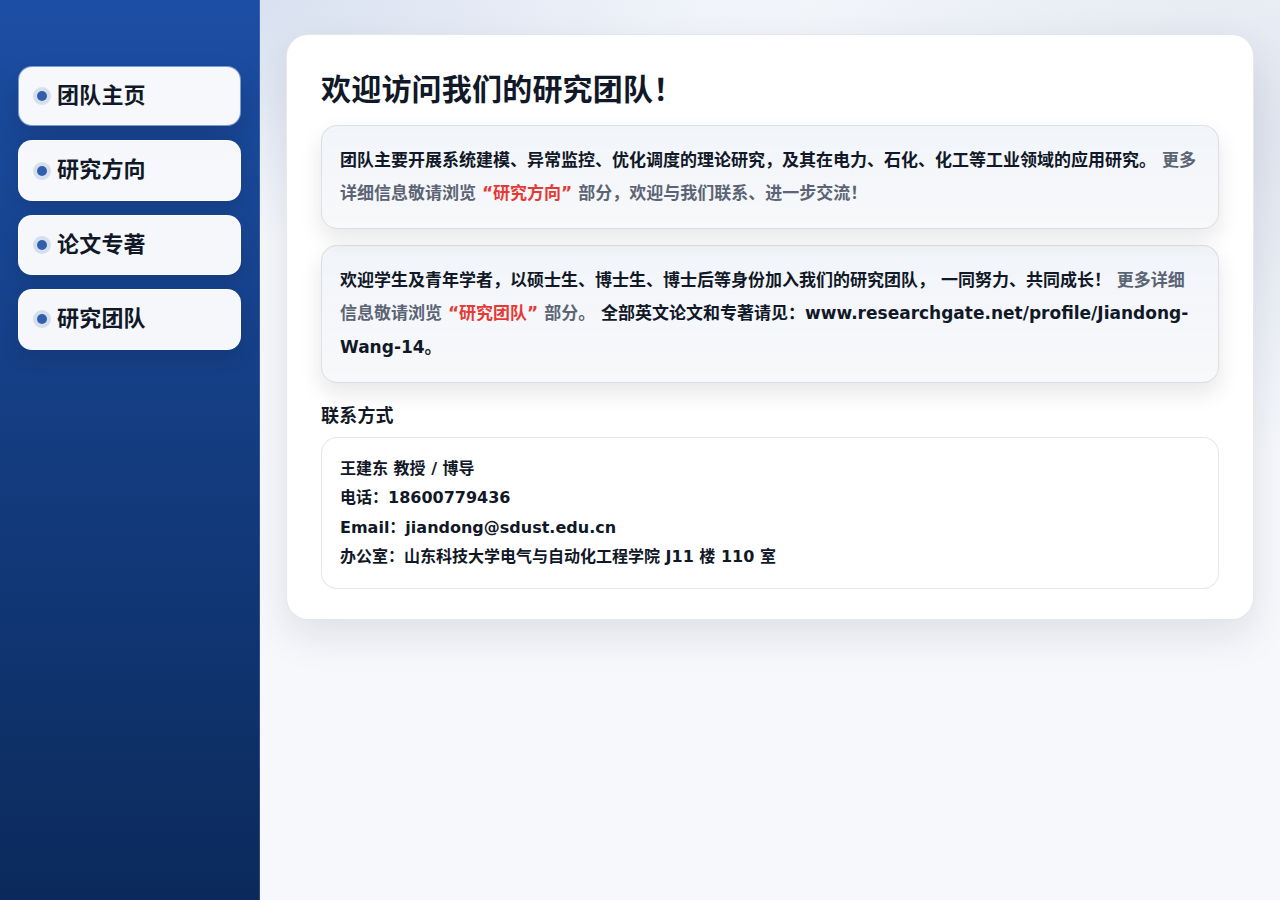
<file: index.html>
<!doctype html>
<html lang="zh-CN">
<head>
  <meta charset="utf-8" />
  <meta name="viewport" content="width=device-width,initial-scale=1" />
  <title>研究团队 | 团队主页</title>
  <link rel="stylesheet" href="assets/style.css" />
</head>

<body>
  <div class="shell">
    <!-- ===== Sidebar（只保留导航按钮） ===== -->
    <aside class="sidebar">
      <nav class="nav" aria-label="Site Navigation">
        <a href="index.html"><span class="pill"></span>团队主页</a>
        <a href="research.html"><span class="pill"></span>研究方向</a>
        <a href="papers.html"><span class="pill"></span>论文专著</a>
        <a href="team.html"><span class="pill"></span>研究团队</a>
      </nav>
    </aside>

    <!-- ===== Main ===== -->
    <main class="main">
      <div class="container">
        <section class="card">
          <h1 class="page-title">欢迎访问我们的研究团队！</h1>

          <div class="grid">
            <!-- 信息框 1（✅ 只让这一段可编辑） -->
            <div class="info-box">
              <p id="home_intro_text">
                团队主要开展系统建模、异常监控、优化调度的理论研究，及其在电力、石化、化工等工业领域的应用研究。
                <span class="muted">更多详细信息敬请浏览</span>
                <a class="hot" href="research.html">“研究方向”</a>
                <span class="muted">部分，欢迎与我们联系、进一步交流！</span>
              </p>
            </div>

            <!-- 信息框 2（固定不变） -->
            <div class="info-box">
              <p>
                欢迎学生及青年学者，以硕士生、博士生、博士后等身份加入我们的研究团队，
                一同努力、共同成长！
                <span class="muted">更多详细信息敬请浏览</span>
                <a class="hot" href="team.html">“研究团队”</a>
                <span class="muted">部分。</span>
                  全部英文论文和专著请见：www.researchgate.net/profile/Jiandong-Wang-14。
              </p>
            </div>
          </div>

          <h2 class="section-title">联系方式</h2>
          <div class="contact">
            <div><b>王建东 教授 / 博导</b></div>
            <div><b>电话：18600779436</b></div>
            <div><b>Email：jiandong@sdust.edu.cn</b></div>
            <div><b>办公室：山东科技大学电气与自动化工程学院 J11 楼 110 室</b></div>
          </div>

        </section>
      </div>
    </main>
  </div>

  <script>
    // 高亮当前页面
    const path = location.pathname.split('/').pop() || 'index.html';
    document.querySelectorAll('.nav a').forEach(a=>{
      if(a.getAttribute('href')===path) a.classList.add('active');
    });

    // ✅ 只读取“主页可编辑段落”
    // 规则：content/主页.md 里写一行：简介：xxxxxxx
    // 允许换行：用 \n 或者直接写多行（我们会自动合并）
    const mdUrl = 'content/index.md';

    function escHtml(s){
      return (s || '').replace(/[&<>"']/g, m => ({
        '&':'&amp;','<':'&lt;','>':'&gt;','"':'&quot;',"'":'&#39;'
      }[m]));
    }

    function parseIntro(md){
      const lines = md.replace(/\r\n/g,'\n').split('\n');

      let inIntro = false;
      const buf = [];

      for(const raw of lines){
        const t = raw.trim();
        if(!t) continue;
        if(t.startsWith('//')) continue;

        // 开始：简介：
        if(t.startsWith('简介：')){
          inIntro = true;
          const first = t.replace(/^简介：/,'').trim();
          if(first) buf.push(first);
          continue;
        }

        // 如果已经开始读简介：
        if(inIntro){
          // 碰到下一个“字段：”就停止（比如 备注：/ 其它：）
          if(t.includes('：')) break;
          buf.push(t);
        }
      }

      return buf.join('\n').trim();
    }

    fetch(mdUrl, { cache:'no-store' })
      .then(r => { if(!r.ok) throw new Error('HTTP ' + r.status); return r.text(); })
      .then(md => {
        const intro = parseIntro(md);
        if(!intro) return;

        // 把可编辑段落替换进去，但保留后面的固定提示与链接
        const p = document.getElementById('home_intro_text');
        const fixedTail = `
          <span class="muted">更多详细信息敬请浏览</span>
          <a class="hot" href="research.html">“研究方向”</a>
          <span class="muted">部分，欢迎与我们联系、进一步交流！</span>
        `;

        p.innerHTML = escHtml(intro).replace(/\n/g,'<br>') + fixedTail;
      })
      .catch(err => console.warn('主页简介读取失败：', err));
  </script>
</body>
</html>
</file>
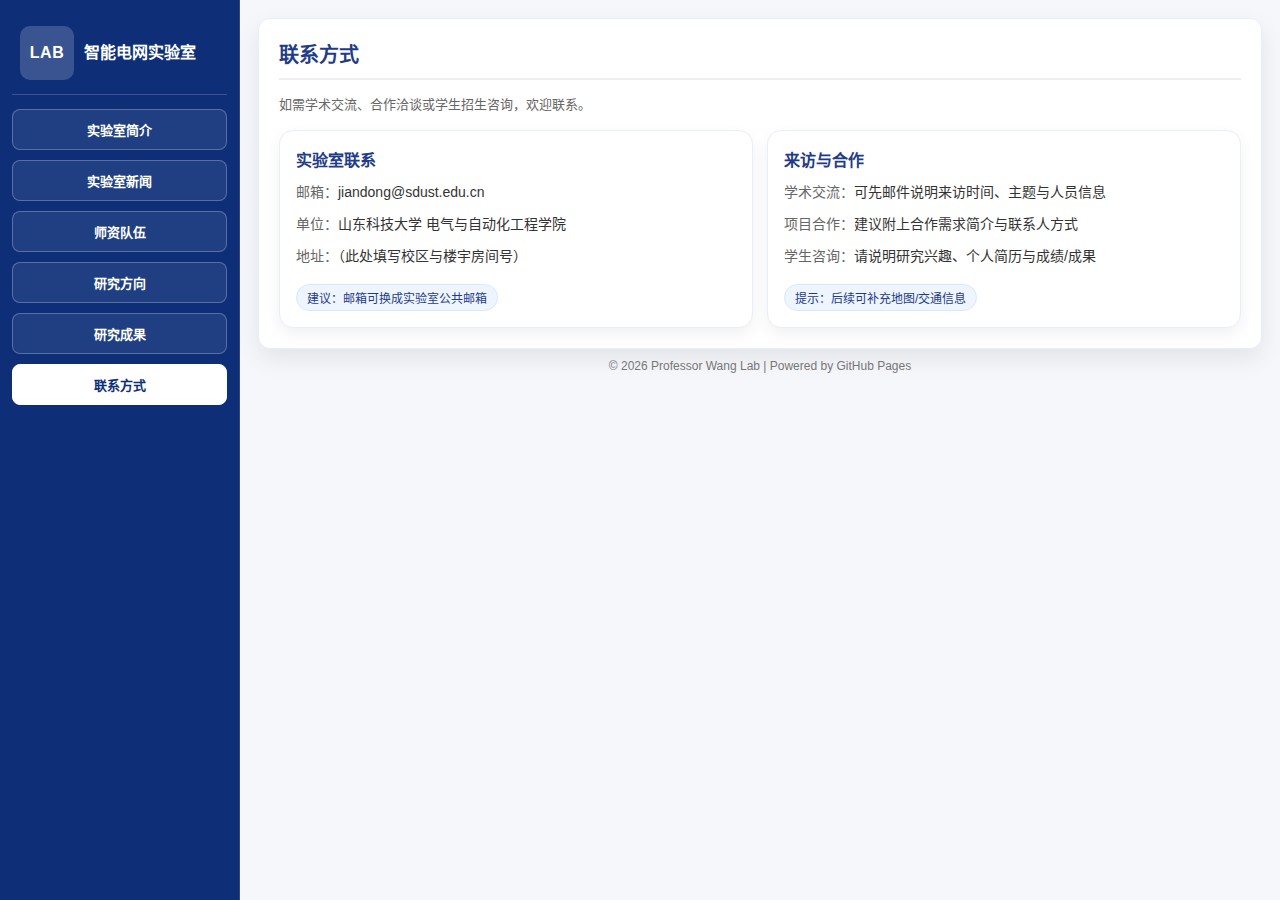
<file: contact.html>
<!doctype html>
<html lang="zh-CN">
<head>
  <meta charset="utf-8" />
  <meta name="viewport" content="width=device-width,initial-scale=1" />
  <title>联系方式 | 智能电网实验室</title>
  <style>
    :root{
      --blue:#1f3c88; --blueDeep:#0e2f78;
      --bg:#f6f7fb; --card:#fff; --line:#e7eefc;
      --text:#222; --muted:#666;
      --shadow:0 10px 24px rgba(0,0,0,.08);
      --radius:14px;

      --sidebarW:240px;   /* ✅ 左侧栏固定宽度 */
      --gap:18px;         /* ✅ 主区内边距 */
    }
    *{box-sizing:border-box;}
    body{margin:0;font-family:"Segoe UI","Microsoft YaHei",Arial,sans-serif;background:var(--bg);color:var(--text);}
    a{color:var(--blue);text-decoration:none;} a:hover{text-decoration:underline;}

    /* ✅ 关键：页面两列布局（左固定，右滚动） */
    .layout{min-height:100vh;}
    .sidebar{
      width:var(--sidebarW);
      background:var(--blueDeep);
      color:#fff;
      padding:16px 12px;
      border-right:1px solid rgba(255,255,255,.12);

      position:fixed;     /* ✅ 固定不动 */
      left:0; top:0;
      height:100vh;       /* ✅ 撑满视口高度 */
      overflow-y:auto;    /* ✅ 左侧内容过多时左侧自己滚动 */
      z-index:10;
    }

    .brand{display:flex;gap:10px;align-items:center;padding:10px 8px 14px;border-bottom:1px solid rgba(255,255,255,.18);margin-bottom:14px;}
    .brand .avatar{width:54px;height:54px;border-radius:10px;background:rgba(255,255,255,.18);display:flex;align-items:center;justify-content:center;font-weight:900;letter-spacing:.5px;}
    .brand h1{margin:0;font-size:16px;line-height:1.2;}
    .brand p{margin:4px 0 0;font-size:12px;opacity:.9;line-height:1.3;}

    .nav{display:flex;flex-direction:column;gap:10px;margin-top:10px;}
    .nav a{display:block;padding:10px 10px;border:1px solid rgba(255,255,255,.25);border-radius:8px;color:#fff;background:rgba(255,255,255,.08);font-weight:800;font-size:13px;text-align:center;}
    .nav a:hover{background:rgba(255,255,255,.16);text-decoration:none;}
    .nav a.active{background:#fff;color:var(--blueDeep);border-color:#fff;}

    /* ✅ 右侧主内容：给左侧留出固定栏空间，并让右侧独立滚动 */
    .main{
      margin-left:var(--sidebarW); /* ✅ 给 fixed sidebar 腾位置 */
      padding:var(--gap);
      min-height:100vh;
      overflow-x:hidden;
    }

    .page{max-width:1100px;margin:0 auto;background:var(--card);border:1px solid var(--line);border-radius:12px;box-shadow:var(--shadow);padding:20px;}
    .title{margin:0 0 14px 0;font-size:20px;color:var(--blue);border-bottom:2px solid #eee;padding-bottom:10px;}
    .muted{color:var(--muted);font-size:13px;line-height:1.7;}

    .grid{display:grid;grid-template-columns:1fr 1fr;gap:14px;margin-top:14px;}
    @media (max-width: 960px){
      /* ✅ 手机端：左侧固定栏会挡屏幕，所以改为非固定（更友好） */
      .sidebar{position:static;width:auto;height:auto;}
      .main{margin-left:0;}
      .grid{grid-template-columns:1fr;}
    }

    .card{
      border:1px solid var(--line);
      border-radius:var(--radius);
      background:#fff;
      box-shadow:0 6px 16px rgba(0,0,0,.06);
      padding:16px;
    }
    .card h3{margin:0 0 10px 0;color:var(--blue);font-size:16px;}
    .row{margin:8px 0;color:#333;line-height:1.7;font-size:14px;}
    .k{color:var(--muted);}
    .pill{
      display:inline-block;margin-top:8px;
      font-size:12px;padding:4px 10px;border-radius:999px;
      background:#eef5ff;border:1px solid #d7e8ff;color:var(--blue);
    }

    footer{max-width:1100px;margin:10px auto 0;text-align:center;color:#777;font-size:12px;}
  </style>
</head>

<body>
  <div class="layout">
    <aside class="sidebar">
      <div class="brand">
        <div class="avatar">LAB</div>
        <div>
          <h1>智能电网实验室</h1>
        </div>
      </div>
      <nav class="nav">
        <a href="index.html">实验室简介</a>
        <a href="news.html">实验室新闻</a>
        <a href="people.html">师资队伍</a>
        <a href="research.html">研究方向</a>
        <a href="results.html">研究成果</a>
        <a class="active" href="contact.html">联系方式</a>
      </nav>
    </aside>

    <main class="main">
      <section class="page">
        <h2 class="title">联系方式</h2>
        <p class="muted">如需学术交流、合作洽谈或学生招生咨询，欢迎联系。</p>

        <div class="grid">
          <div class="card">
            <h3>实验室联系</h3>
            <div class="row"><span class="k">邮箱：</span>jiandong@sdust.edu.cn</div>
            <div class="row"><span class="k">单位：</span>山东科技大学 电气与自动化工程学院</div>
            <div class="row"><span class="k">地址：</span>（此处填写校区与楼宇房间号）</div>
            <span class="pill">建议：邮箱可换成实验室公共邮箱</span>
          </div>

          <div class="card">
            <h3>来访与合作</h3>
            <div class="row"><span class="k">学术交流：</span>可先邮件说明来访时间、主题与人员信息</div>
            <div class="row"><span class="k">项目合作：</span>建议附上合作需求简介与联系人方式</div>
            <div class="row"><span class="k">学生咨询：</span>请说明研究兴趣、个人简历与成绩/成果</div>
            <span class="pill">提示：后续可补充地图/交通信息</span>
          </div>
        </div>
      </section>

      <footer>© 2026 Professor Wang Lab | Powered by GitHub Pages</footer>
    </main>
  </div>
</body>
</html>
</file>
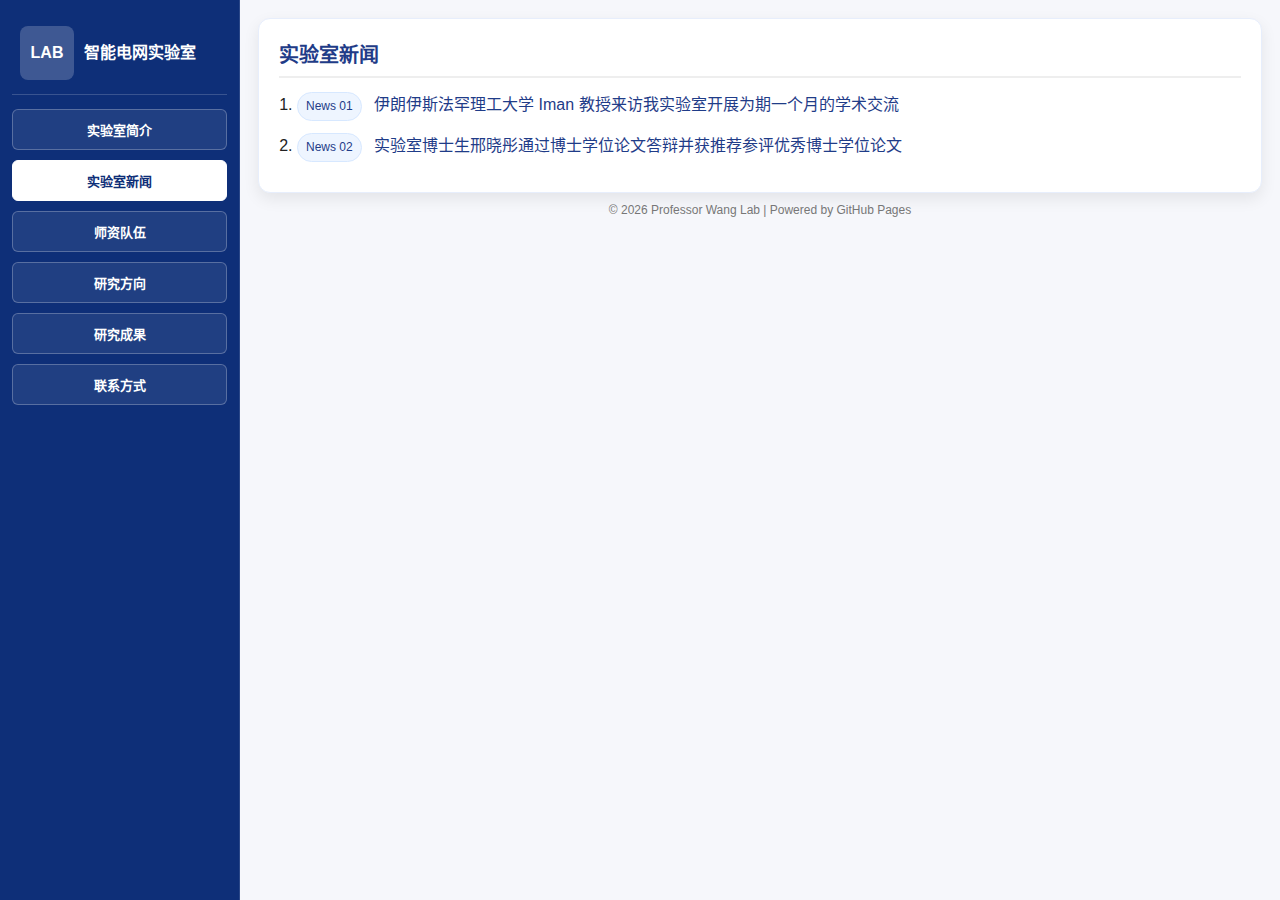
<file: news.html>
<!doctype html>
<html lang="zh-CN">
<head>
  <meta charset="utf-8" />
  <meta name="viewport" content="width=device-width,initial-scale=1" />
  <title>实验室新闻 | 智能电网实验室</title>
  <style>
    :root{
      --blue:#1f3c88;
      --blueDeep:#0e2f78;
      --bg:#f6f7fb;
      --card:#fff;
      --line:#e7eefc;
      --text:#222;
      --muted:#666;

      --sidebarW:240px;
      --gap:18px;
    }
    *{box-sizing:border-box;}
    body{
      margin:0;
      font-family:"Segoe UI","Microsoft YaHei",Arial,sans-serif;
      background:var(--bg);
      color:var(--text);
    }
    a{color:var(--blue);text-decoration:none;}
    a:hover{text-decoration:underline;}

    /* ===== 布局：左固定 + 右滚动 ===== */
    .layout{min-height:100vh;}

    .sidebar{
      width:var(--sidebarW);
      background:var(--blueDeep);
      color:#fff;
      padding:16px 12px;
      border-right:1px solid rgba(255,255,255,.12);

      position:fixed;
      left:0;
      top:0;
      height:100vh;
      overflow-y:auto;
      z-index:10;
    }

    .brand{
      display:flex;
      gap:10px;
      align-items:center;
      padding:10px 8px 14px;
      border-bottom:1px solid rgba(255,255,255,.18);
      margin-bottom:14px;
    }
    .brand .avatar{
      width:54px;height:54px;border-radius:8px;
      background:rgba(255,255,255,.2);
      display:flex;align-items:center;justify-content:center;
      font-weight:800;
    }
    .brand h1{margin:0;font-size:16px;line-height:1.2;}

    .nav{
      display:flex;
      flex-direction:column;
      gap:10px;
      margin-top:10px;
    }
    .nav a{
      display:block;
      padding:10px;
      border:1px solid rgba(255,255,255,.25);
      border-radius:6px;
      color:#fff;
      background:rgba(255,255,255,.08);
      font-weight:700;
      font-size:13px;
      text-align:center;
    }
    .nav a:hover{
      background:rgba(255,255,255,.16);
      text-decoration:none;
    }
    .nav a.active{
      background:#fff;
      color:var(--blueDeep);
      border-color:#fff;
    }

    /* ===== 右侧主内容 ===== */
    .main{
      margin-left:var(--sidebarW);
      padding:var(--gap);
      min-height:100vh;
    }

    .page{
      max-width:1080px;
      margin:0 auto;
      background:var(--card);
      border:1px solid var(--line);
      border-radius:12px;
      box-shadow:0 6px 16px rgba(0,0,0,.08);
      padding:20px;
    }
    .title{
      margin:0 0 12px 0;
      font-size:20px;
      color:var(--blue);
      border-bottom:2px solid #eee;
      padding-bottom:8px;
    }

    .news-list{
      margin:10px 0 0 0;
      padding-left:18px;
      line-height:1.9;
    }
    .news-list li{margin:10px 0;}

    .badge{
      display:inline-block;
      font-size:12px;
      padding:2px 8px;
      border-radius:999px;
      background:#eef5ff;
      border:1px solid #d7e8ff;
      color:var(--blue);
      margin-right:8px;
    }

    footer{
      max-width:1080px;
      margin:10px auto 0;
      text-align:center;
      color:#777;
      font-size:12px;
    }

    /* ===== 手机端适配 ===== */
    @media (max-width: 960px){
      .sidebar{
        position:static;
        width:auto;
        height:auto;
      }
      .main{margin-left:0;}
    }
  </style>
</head>

<body>
  <div class="layout">
    <aside class="sidebar">
      <div class="brand">
        <div class="avatar">LAB</div>
        <div>
          <h1>智能电网实验室</h1>
        </div>
      </div>

      <nav class="nav">
        <a href="./index.html">实验室简介</a>
        <a class="active" href="./news.html">实验室新闻</a>
        <a href="./people.html">师资队伍</a>
        <a href="./research.html">研究方向</a>
        <a href="./results.html">研究成果</a>
        <a href="./contact.html">联系方式</a>
      </nav>
    </aside>

    <main class="main">
      <section class="page">
        <h2 class="title">实验室新闻</h2>

        <ol class="news-list">
          <li>
            <span class="badge">News 01</span>
            <a href="./news/iman-visit.html">
              伊朗伊斯法罕理工大学 Iman 教授来访我实验室开展为期一个月的学术交流
            </a>
          </li>
          <li>
            <span class="badge">News 02</span>
            <a href="./news/xing-xiaotong-phd.html">
              实验室博士生邢晓彤通过博士学位论文答辩并获推荐参评优秀博士学位论文
            </a>
          </li>
        </ol>
      </section>

      <footer>© 2026 Professor Wang Lab | Powered by GitHub Pages</footer>
    </main>
  </div>
</body>
</html>
</file>
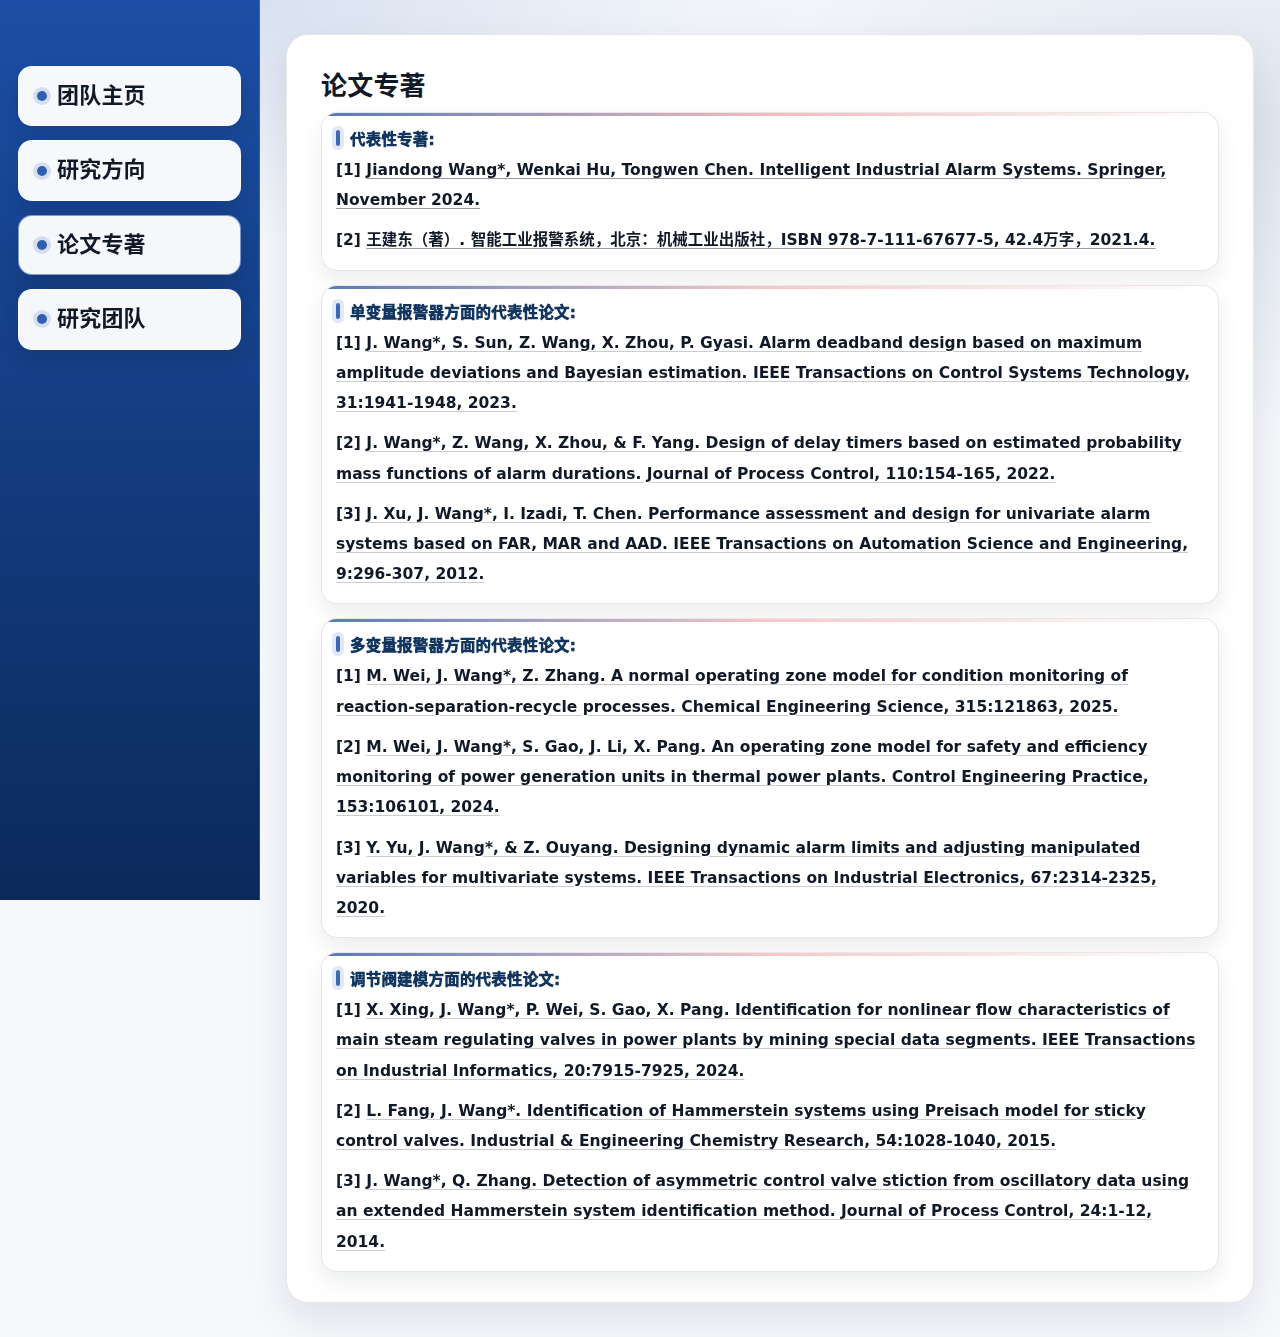
<file: papers.html>
<!doctype html>
<html lang="zh-CN">
<head>
  <meta charset="utf-8" />
  <meta name="viewport" content="width=device-width,initial-scale=1" />
  <title>论文专著</title>
  <link rel="stylesheet" href="assets/style.css" />

  <!-- ✅ papers.html only：不动全局CSS -->
  <style>
    /* papers stack 间距 */
    .papers-stack{ gap:14px; }

    /* ResearchGate：黑色 + 下划线（只给 ResearchGate 这个词） */
    a.rg-only{
      color:#111827 !important;
      font-weight:900;
      text-decoration: underline;
      text-decoration-color: rgba(17,24,39,.45);
      text-underline-offset: 3px;
    }

    /* 代表性专著：书名链接黑色 + 下划线 */
    a.book-link{
      color:#111827 !important;
      font-weight:900;
      text-decoration: underline;
      text-decoration-color: rgba(17,24,39,.45);
      text-underline-offset: 3px;
    }
    a.book-link:hover{
      color:#0b2a5b !important;
      text-decoration-color: rgba(11,42,91,.55);
    }

    /* PDF 链接：黑色正文 + 细下划线 */
    a.pdf-link{
      color:#111827;
      font-weight:650;
      text-decoration: underline;
      text-decoration-color: rgba(17,24,39,.22);
      text-underline-offset: 3px;
    }
    a.pdf-link:hover{
      color:#0b2a5b;
      text-decoration-color: rgba(11,42,91,.35);
    }

    /* 顶部渐变线：stack-item 同款 */
    .paper-card::before{
      background: linear-gradient(90deg,
        rgba(28,78,165,.75),
        rgba(229,57,53,.28),
        transparent
      ) !important;
    }

    /* 代表性专著：稍微暖一点点 */
    .paper-book::before{
      background: linear-gradient(90deg,
        rgba(28,78,165,.75),
        rgba(229,57,53,.35),
        transparent
      ) !important;
    }

    /* 提示框背景轻一点 */
    .paper-tip{
      background:
        linear-gradient(180deg, rgba(28,78,165,.05), rgba(11,42,91,.02)),
        rgba(255,255,255,.92) !important;
    }
  </style>
</head>

<body>
  <div class="shell">
    <!-- ===== Sidebar ===== -->
    <aside class="sidebar">
      <nav class="nav" aria-label="Site Navigation">
        <a href="index.html"><span class="pill"></span>团队主页</a>
        <a href="research.html"><span class="pill"></span>研究方向</a>
        <a href="papers.html"><span class="pill"></span>论文专著</a>
        <a href="team.html"><span class="pill"></span>研究团队</a>
      </nav>
    </aside>

    <!-- ===== Main ===== -->
    <main class="main">
      <div class="container">
        <section class="card">

          <h1 class="detail-title" id="pageTitle">论文专著</h1>

          <div class="detail-stack papers-stack" id="papersRoot"></div>

          <div class="stack-item" id="fallbackBox" style="display:none; margin-top:14px;">
            <div class="stack-h">提示</div>
            <p class="stack-p" style="margin:0;">
              未能读取 <b>content/papers.md</b>，请检查文件是否存在以及路径是否正确。
            </p>
          </div>

        </section>
      </div>
    </main>
  </div>

  <script>
    // ===== nav 高亮 =====
    const path = location.pathname.split('/').pop() || 'index.html';
    document.querySelectorAll('.nav a').forEach(a=>{
      if(a.getAttribute('href')===path) a.classList.add('active');
    });

    const mdUrl = 'content/papers.md';

    function escHtml(s){
      return (s || '').replace(/[&<>"']/g, m => ({
        '&':'&amp;','<':'&lt;','>':'&gt;','"':'&quot;',"'":'&#39;'
      }[m]));
    }

    // 规则（给老师看的“纯文字”）：
    // # 论文专著
    // 提示：xxx（允许包含 [ResearchGate](url)）
    // ## 代表性专著
    // - [书名/描述](url)
    // ## 单变量报警器方面的代表性论文
    // - [论文条目](assets/1.1.pdf)
    // ...
    function parseMd(md){
      const lines = md.replace(/\r\n/g, '\n').split('\n');

      let pageTitle = '论文专著';
      let tipText = '';
      const blocks = [];  // {title:'', items:[{text, href, kind}]}
      let cur = null;

      function pushCur(){
        if(!cur) return;
        blocks.push(cur);
        cur = null;
      }

      function parseMdLink(s){
        // 只解析一个 markdown link：[text](href)，其余当纯文本
        const m = s.match(/\[([^\]]+)\]\(([^)]+)\)/);
        if(!m) return { text: s.trim(), href: '' };
        const text = (m[1] || '').trim();
        const href = (m[2] || '').trim();
        // 把 link 前后纯文本拼进 text（保持简单）
        const before = s.slice(0, m.index).trim();
        const after  = s.slice(m.index + m[0].length).trim();
        const fullText = [before, text, after].filter(Boolean).join(' ');
        return { text: fullText, href };
      }

      for(const rawLine of lines){
        const t = rawLine.trim();
        if(!t) continue;

        // 注释/分隔线忽略
        if(t.startsWith('//') || t.startsWith('===') || t.startsWith('---') || t.startsWith('***')) continue;

        if(t.startsWith('# ')){
          pageTitle = t.slice(2).trim() || pageTitle;
          continue;
        }

        if(t.startsWith('提示：')){
          tipText = t.replace(/^提示：/,'').trim();
          continue;
        }

        if(t.startsWith('## ')){
          pushCur();
          cur = { title: t.slice(3).trim(), items: [] };
          continue;
        }

        if(t.startsWith('- ')){
          if(!cur){
            cur = { title: '论文列表', items: [] };
          }
          const itemStr = t.slice(2).trim();

          const { text, href } = parseMdLink(itemStr);

          // 简单区分：书/论文链接样式
          const kind = (cur.title.includes('专著') ? 'book' : 'pdf');

          cur.items.push({ text, href, kind });
          continue;
        }
      }
      pushCur();

      return { pageTitle, tipText, blocks };
    }

    function renderTip(tipText){
      if(!tipText) return '';

      // 把 “ResearchGate” 这个词做成黑色下划线链接（只处理一处）
      // 允许写成：请访问 [ResearchGate](xxx) ...
      const m = tipText.match(/\[ResearchGate\]\(([^)]+)\)/);
      if(m){
        const url = m[1].trim();
        const before = tipText.slice(0, m.index);
        const after = tipText.slice(m.index + m[0].length);
        return `
          <div class="stack-item paper-card paper-tip">
            <p class="stack-p" style="margin:0;">
              ${escHtml(before)}
              <a class="rg-only" href="${escHtml(url)}" target="_blank" rel="noopener">ResearchGate</a>
              ${escHtml(after)}
            </p>
          </div>
        `;
      }

      // 没写链接就纯文本
      return `
        <div class="stack-item paper-card paper-tip">
          <p class="stack-p" style="margin:0;">${escHtml(tipText)}</p>
        </div>
      `;
    }

    function renderBlock(block){
      const title = escHtml(block.title || '');

      const cls = title.includes('专著') ? 'paper-book' : 'paper-dir';
      const itemsHtml = (block.items || []).map((it, idx) => {
        const no = idx + 1;
        const text = escHtml(it.text || '');
        const href = (it.href || '').trim();

        const aClass = (it.kind === 'book') ? 'book-link' : 'pdf-link';

        // 允许老师写无链接条目（就显示纯文本）
        if(!href){
          return `<p class="stack-p" style="margin:${idx===0?'0':'10px 0 0'};"><span>[${no}]</span> ${text}</p>`;
        }

        return `
          <p class="stack-p" style="margin:${idx===0?'0':'10px 0 0'};">
            <span>[${no}]</span>
            <a class="${aClass}" href="${escHtml(href)}" target="_blank" rel="noopener">${text}</a>
          </p>
        `;
      }).join('');

      return `
        <div class="stack-item paper-card ${cls}">
          <div class="stack-h">${title}:</div>
          ${itemsHtml}
        </div>
      `;
    }

    function render(data){
      document.getElementById('pageTitle').textContent = data.pageTitle || '论文专著';
      document.title = data.pageTitle || '论文专著';

      const root = document.getElementById('papersRoot');
      root.innerHTML = '';

      // tip
      root.insertAdjacentHTML('beforeend', renderTip(data.tipText));

      // blocks
      (data.blocks || []).forEach(b=>{
        root.insertAdjacentHTML('beforeend', renderBlock(b));
      });
    }

    fetch(mdUrl, { cache: 'no-store' })
      .then(r => { if(!r.ok) throw new Error('HTTP ' + r.status); return r.text(); })
      .then(md => render(parseMd(md)))
      .catch(err => {
        console.error(err);
        document.getElementById('fallbackBox').style.display = '';
      });
  </script>
</body>
</html>
</file>
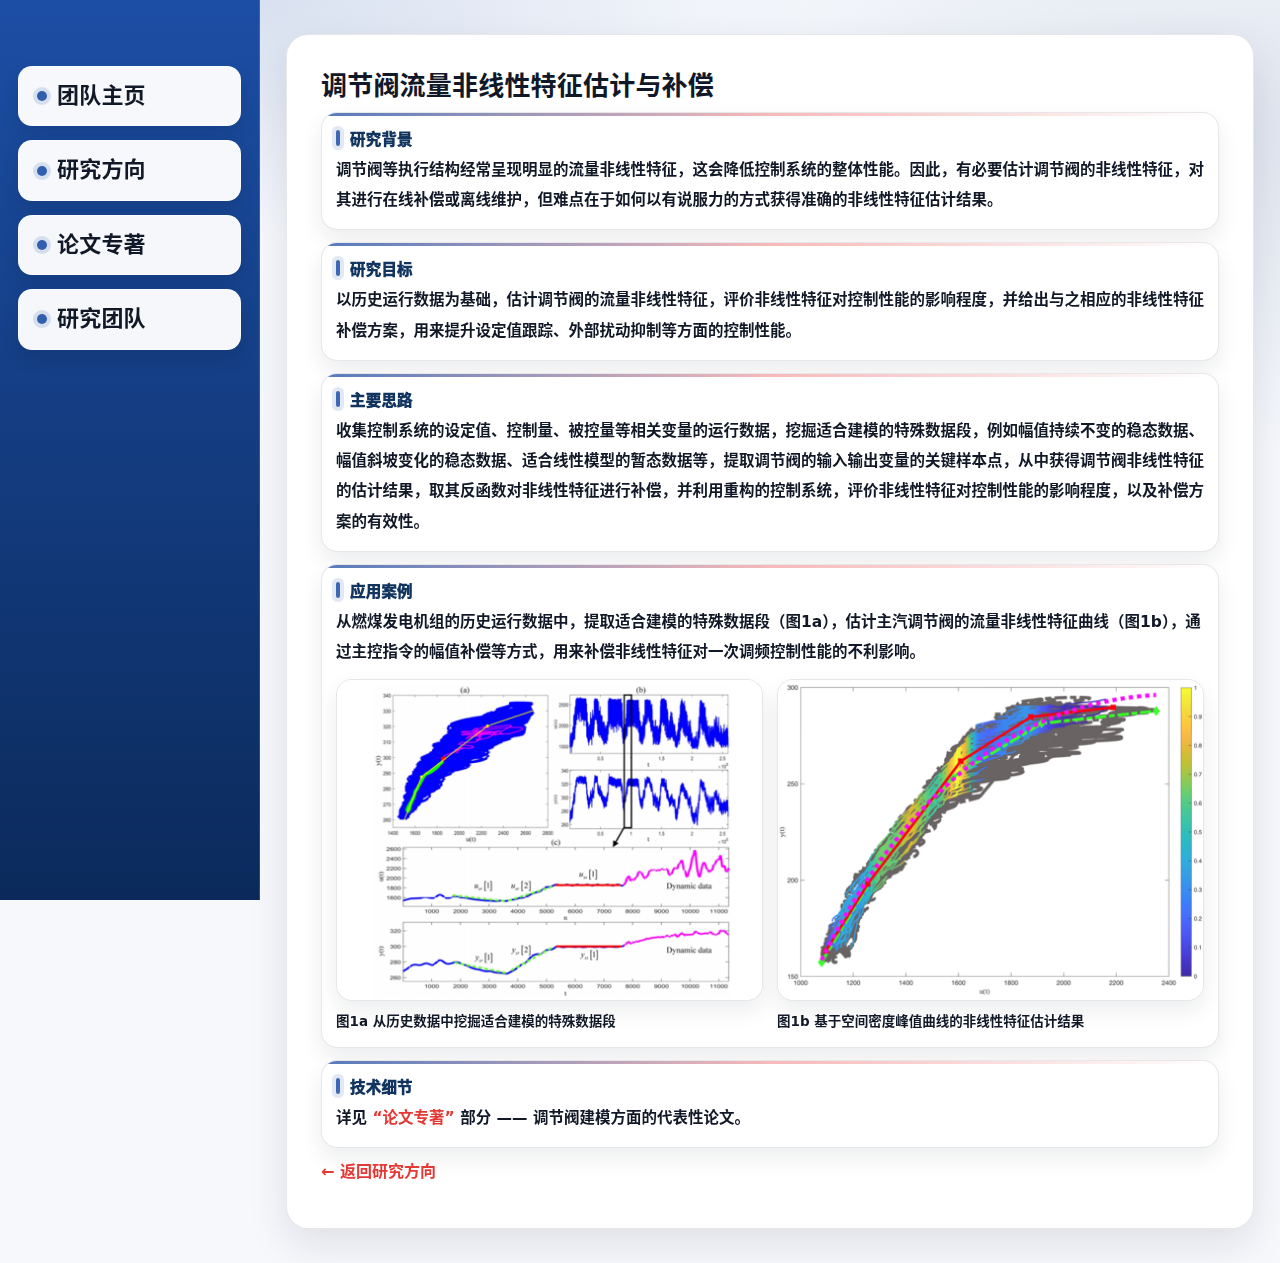
<file: research-3.html>
<!doctype html> 
<html lang="zh-CN">
<head>
  <meta charset="utf-8" />
  <meta name="viewport" content="width=device-width,initial-scale=1" />
  <title>研究方向 | 调节阀流量非线性特征估计与补偿</title>
  <link rel="stylesheet" href="assets/style.css" />

  <!-- ✅ 本页小补丁：手机端把图题放到各自图片下面；电脑端保持你原来的两列图题 -->
  <style>
    /* 默认：电脑端仍用底部 cap-row，两张图各自下面的 cap 隐藏 */
    .cap-in-fig{ display:none; }

    /* 手机端：图变竖排时，把图题放到图下面，并隐藏底部 cap-row */
    @media (max-width: 900px){
      .cap-row{ display:none; }
      .cap-in-fig{
        display:block;
        text-align:center;
        font-weight:900;
        margin-top:10px;
        line-height:1.6;
      }
    }
  </style>
</head>

<body>
  <div class="shell">
    <!-- ===== Sidebar ===== -->
    <aside class="sidebar">
      <nav class="nav" aria-label="Site Navigation">
        <a href="index.html"><span class="pill"></span>团队主页</a>
        <a href="research.html"><span class="pill"></span>研究方向</a>
        <a href="papers.html"><span class="pill"></span>论文专著</a>
        <a href="team.html"><span class="pill"></span>研究团队</a>
      </nav>
    </aside>

    <!-- ===== Main ===== -->
    <main class="main">
      <div class="container">
        <section class="card">

          <h1 class="detail-title">调节阀流量非线性特征估计与补偿</h1>

          <div class="detail-stack">

            <div class="stack-item">
              <div class="stack-h">研究背景</div>
              <p class="stack-p">
               调节阀等执行结构经常呈现明显的流量非线性特征，这会降低控制系统的整体性能。因此，有必要估计调节阀的非线性特征，对其进行在线补偿或离线维护，但难点在于如何以有说服力的方式获得准确的非线性特征估计结果。
              </p>
            </div>

            <div class="stack-item">
              <div class="stack-h">研究目标</div>
              <p class="stack-p">
                以历史运行数据为基础，估计调节阀的流量非线性特征，评价非线性特征对控制性能的影响程度，并给出与之相应的非线性特征补偿方案，用来提升设定值跟踪、外部扰动抑制等方面的控制性能。
              </p>
            </div>

            <div class="stack-item">
              <div class="stack-h">主要思路</div>
              <p class="stack-p">
                收集控制系统的设定值、控制量、被控量等相关变量的运行数据，挖掘适合建模的特殊数据段，例如幅值持续不变的稳态数据、幅值斜坡变化的稳态数据、适合线性模型的暂态数据等，提取调节阀的输入输出变量的关键样本点，从中获得调节阀非线性特征的估计结果，取其反函数对非线性特征进行补偿，并利用重构的控制系统，评价非线性特征对控制性能的影响程度，以及补偿方案的有效性。
              </p>
            </div>

            <!-- ✅ 应用案例 + 两张图 + 图注：同一个框（stack-item）里 -->
            <div class="stack-item">
              <div class="stack-h">应用案例</div>
              <p class="stack-p">
从燃煤发电机组的历史运行数据中，提取适合建模的特殊数据段（图1a），估计主汽调节阀的流量非线性特征曲线（图1b），通过主控指令的幅值补偿等方式，用来补偿非线性特征对一次调频控制性能的不利影响。
              </p>

              <div class="fig-grid" style="margin-top:12px;">
                <div class="fig">
                  <img src="assets/图片1.png" alt="图1a 从历史数据中挖掘适合建模的特殊数据段" />
                  <!-- ✅ 手机端显示：图下图题 -->
                  <div class="cap cap-in-fig">图1a 从历史数据中挖掘适合建模的特殊数据段</div>
                </div>

                <div class="fig">
                  <img src="assets/图片2.png" alt="图1b 基于空间密度峰值曲线的非线性特征估计结果" />
                  <!-- ✅ 手机端显示：图下图题 -->
                  <div class="cap cap-in-fig">图1b 基于空间密度峰值曲线的非线性特征估计结果</div>
                </div>
              </div>

              <!-- ✅ 电脑端显示：底部两列图题（你原来的样式保持不变） -->
              <div class="cap-row" style="margin-top:10px;">
                <div class="cap">图1a 从历史数据中挖掘适合建模的特殊数据段</div>
                <div class="cap">图1b 基于空间密度峰值曲线的非线性特征估计结果</div>
              </div>
            </div>

            <!-- ✅ 技术细节 -->
            <div class="stack-item">
              <div class="stack-h">技术细节</div>
              <p class="stack-p">
                详见 <a class="hot" href="papers.html">“论文专著”</a> 部分 —— 调节阀建模方面的代表性论文。
              </p>
            </div>

          </div>

          <p class="backline"><a class="hot" href="research.html">← 返回研究方向</a></p>

        </section>
      </div>
    </main>
  </div>

  <script>
    const path = location.pathname.split('/').pop() || 'index.html';
    document.querySelectorAll('.nav a').forEach(a=>{
      if(a.getAttribute('href')===path) a.classList.add('active');
    });
    const y = document.getElementById('y');
    if (y) y.textContent = new Date().getFullYear();
  </script>
</body>
</html>
</file>
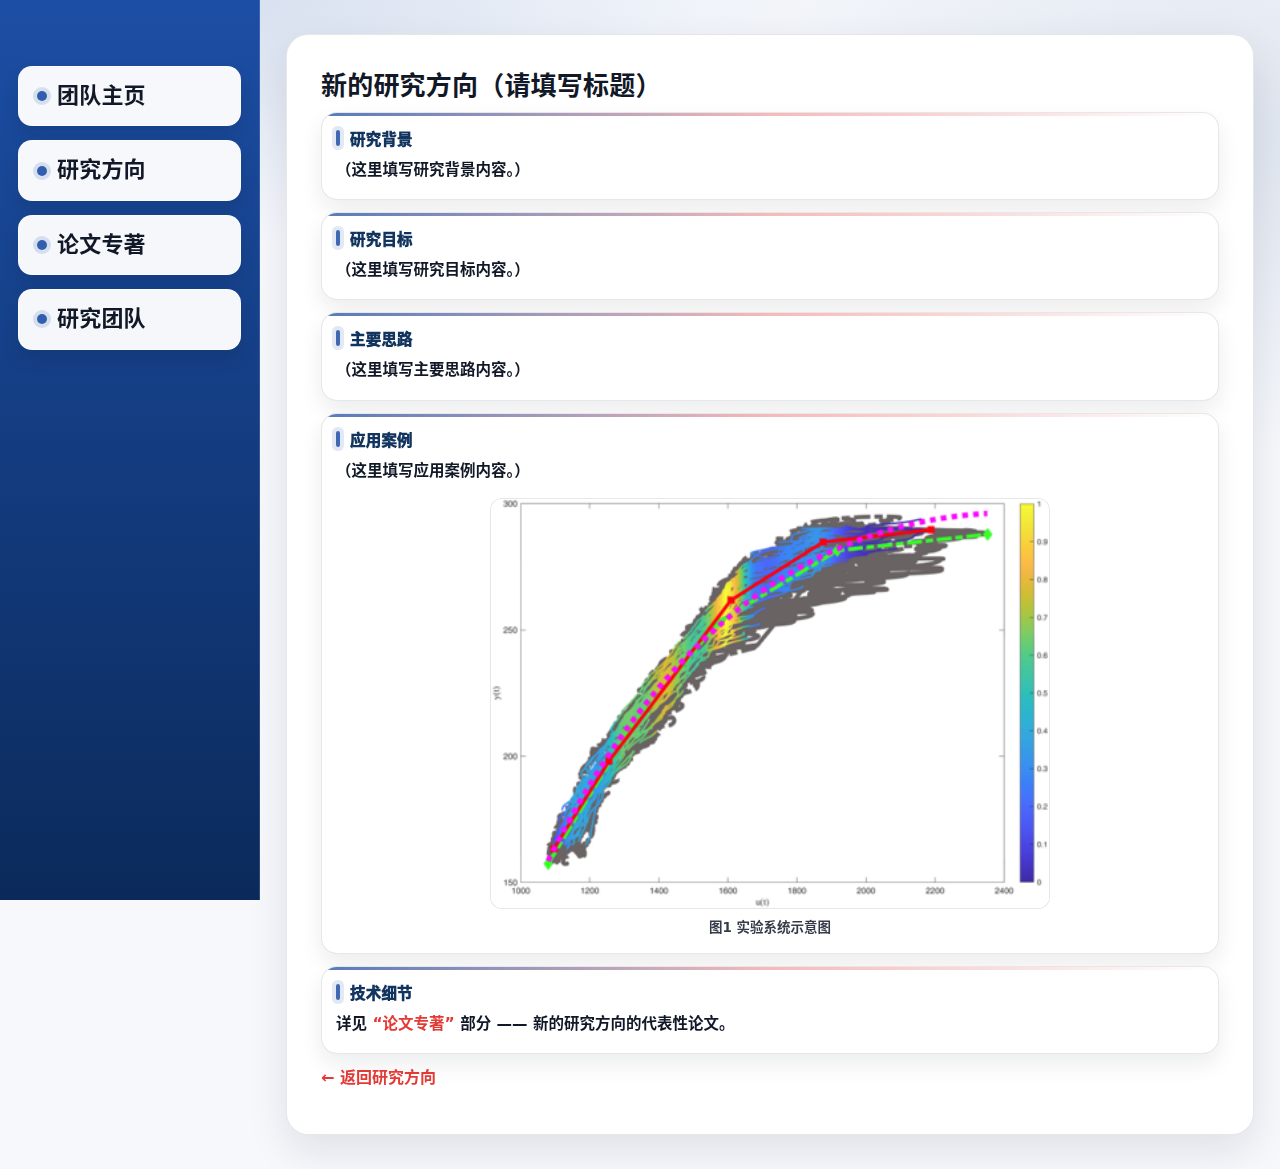
<file: research-5.html>
<!doctype html>
<html lang="zh-CN">
<head>
  <meta charset="utf-8" />
  <meta name="viewport" content="width=device-width,initial-scale=1" />
  <title>研究方向 | 新的研究方向</title>
  <link rel="stylesheet" href="assets/style.css" />

  <!-- ✅ 本页小补丁：只控制图片大小&图题居中，不改全局CSS -->
  <style>
    .md-figure{
      max-width: 560px;   /* 想更小就改 520 / 480 */
      width: 100%;
      height: auto;
      display: block;
      margin: 0 auto;
      border-radius: 12px;
      border: 1px solid rgba(17,24,39,.10);
      background:#fff;
    }
    .figcap{
      text-align:center;
      font-weight:800;
      font-size:13.5px;
      margin:8px 0 0;
      color: rgba(17,24,39,.85);
      line-height:1.6;
    }
  </style>
</head>

<body>
  <div class="shell">
    <aside class="sidebar">
      <nav class="nav" aria-label="Site Navigation">
        <a href="index.html"><span class="pill"></span>团队主页</a>
        <a href="research.html"><span class="pill"></span>研究方向</a>
        <a href="papers.html"><span class="pill"></span>论文专著</a>
        <a href="team.html"><span class="pill"></span>研究团队</a>
      </nav>
    </aside>

    <main class="main">
      <div class="container">
        <section class="card">

          <h1 class="detail-title" id="pageTitle">新的研究方向</h1>

          <div class="detail-stack" id="stackRoot"></div>

          <p class="backline"><a class="hot" href="research.html">← 返回研究方向</a></p>

          <div class="stack-item" id="fallbackBox" style="display:none; margin-top:14px;">
            <div class="stack-h">提示</div>
            <p class="stack-p" style="margin:0;">
              未能读取 <b>content/research-4.md</b>，请检查文件是否存在以及路径是否正确。
            </p>
          </div>

        </section>
      </div>
    </main>
  </div>

  <script>
    // ===== nav 高亮 =====
    const path = location.pathname.split('/').pop() || 'index.html';
    document.querySelectorAll('.nav a').forEach(a=>{
      if(a.getAttribute('href')===path) a.classList.add('active');
    });

    const mdUrl = 'content/research-5.md';

    function escHtml(s){
      return (s || '').replace(/[&<>"']/g, m => ({
        '&':'&amp;','<':'&lt;','>':'&gt;','"':'&quot;',"'":'&#39;'
      }[m]));
    }

    // 解析规则：
    // # 标题
    // ## 段落标题
    // 视频：assets/xxx.mp4
    // 图片：assets/xxx.png
    // 图题：xxxxxx（配合视频/图片）
    // 论文专著：XXX方向的代表性论文。
   
  function parseMd(md){
    const lines = md.replace(/\r\n/g, '\n').split('\n');

    let title = '新的研究方向';
    let titleSet = false;

    const sections = []; // {h, pLines:[], videoSrc:'', imgSrc:'', caption:''}
    let paperTail = '';
    let cur = null;

    function pushCur(){
      if(!cur) return;
      cur.p = cur.pLines.join('\n').trim();
      delete cur.pLines;
      sections.push(cur);
      cur = null;
    }

    for(const rawLine of lines){
      const t = rawLine.trim();
      if(!t) continue;

      // ✅ 这些行作为“注释/分隔线”，不进入网页正文
      if(
        t.startsWith('//') ||                 // 老师注释
        t.startsWith('===') || t.startsWith('---') || t.startsWith('***') ||
        t.startsWith('【') || t.startsWith('（注意') ||
        t.startsWith('(') && t.includes('注意')    // 容错
      ){
        continue;
      }

      // ✅ 只认第一个 "# " 为页面标题（后面的 # 不再抢标题）
      if(t.startsWith('# ')){
        if(!titleSet){
          title = t.slice(2).trim() || title;
          titleSet = true;
        }else{
          // 后续的 "# xxx" 当成普通文本，不当标题
          if(!cur){
            cur = { h: '说明', pLines: [], videoSrc:'', imgSrc:'', caption:'' };
          }
          cur.pLines.push(rawLine.replace(/^#\s*/,''));
        }
        continue;
      }

      if(t.startsWith('## ')){
        pushCur();
        cur = { h: t.slice(3).trim(), pLines: [], videoSrc:'', imgSrc:'', caption:'' };
        continue;
      }

      if(t.startsWith('视频：')){
        const src = t.replace(/^视频：/,'').trim();
        if(cur) cur.videoSrc = src;
        continue;
      }

      if(t.startsWith('图片：')){
        const src = t.replace(/^图片：/,'').trim();
        if(cur) cur.imgSrc = src;
        continue;
      }

      if(t.startsWith('图题：')){
        const cap = t.replace(/^图题：/,'').trim();
        if(cur) cur.caption = cap;
        continue;
      }

      if(t.startsWith('论文专著：')){
        paperTail = t.replace(/^论文专著：/,'').trim();
        continue;
      }

      if(!cur){
        cur = { h:'说明', pLines:[], videoSrc:'', imgSrc:'', caption:'' };
      }
      cur.pLines.push(rawLine);
    }

    pushCur();
    return { title, sections, paperTail };
  }
    function buildSectionHTML(sec){
      const h = escHtml(sec.h || '');
      const p = escHtml(sec.p || '').replace(/\n/g, '<br>');

       // ✅ 同一个框里：优先视频，其次图片
      let mediaHtml = '';
      if(sec.videoSrc){
        // ✅ 视频：不显示图题，尽量占满框（和你图二一样）
        mediaHtml = `
          <div class="video-wrap video-small" style="margin-top:12px;">
            <video controls preload="metadata" style="width:90%; display:block; margin:0 auto;">
              <source src="${escHtml(sec.videoSrc)}" type="video/mp4">
            </video>
          </div>
        `;
      }else if(sec.imgSrc){
        // ✅ 图片：显示图题（居中）
        mediaHtml = `
          <div style="margin-top:12px;">
            <img class="md-figure" src="${escHtml(sec.imgSrc)}" alt="${escHtml(sec.caption || '')}">
            ${sec.caption ? `<p class="figcap">${escHtml(sec.caption)}</p>` : ``}
          </div>
        `;
      }

      return `
        <div class="stack-item">
          <div class="stack-h">${h}</div>
          <p class="stack-p">${p}</p>
          ${mediaHtml}
        </div>
      `;
    }

    // ✅ “技术细节 + 详见论文专著——xxx” 保持一个框里
    function techBlockHTML(paperTail){
      const tail = paperTail ? escHtml(paperTail) : '本研究方向的代表性论文。';
      return `
        <div class="stack-item">
          <div class="stack-h">技术细节</div>
          <p class="stack-p">
            详见 <a class="hot" href="papers.html">“论文专著”</a> 部分 —— ${tail}
          </p>
        </div>
      `;
    }

    function render(data){
      document.getElementById('pageTitle').textContent = data.title || '新的研究方向';
      document.title = '研究方向 | ' + (data.title || '新的研究方向');

      const root = document.getElementById('stackRoot');
      root.innerHTML = '';

      if(!data.sections || data.sections.length === 0){
        document.getElementById('fallbackBox').style.display = '';
        return;
      }

      data.sections.forEach(sec=>{
        root.insertAdjacentHTML('beforeend', buildSectionHTML(sec));
      });

      root.insertAdjacentHTML('beforeend', techBlockHTML(data.paperTail));
    }

    fetch(mdUrl, { cache: 'no-store' })
      .then(r => { if(!r.ok) throw new Error('HTTP ' + r.status); return r.text(); })
      .then(md => render(parseMd(md)))
      .catch(err => {
        console.error(err);
        document.getElementById('fallbackBox').style.display = '';
      });
  </script>
</body>
</html>
</file>
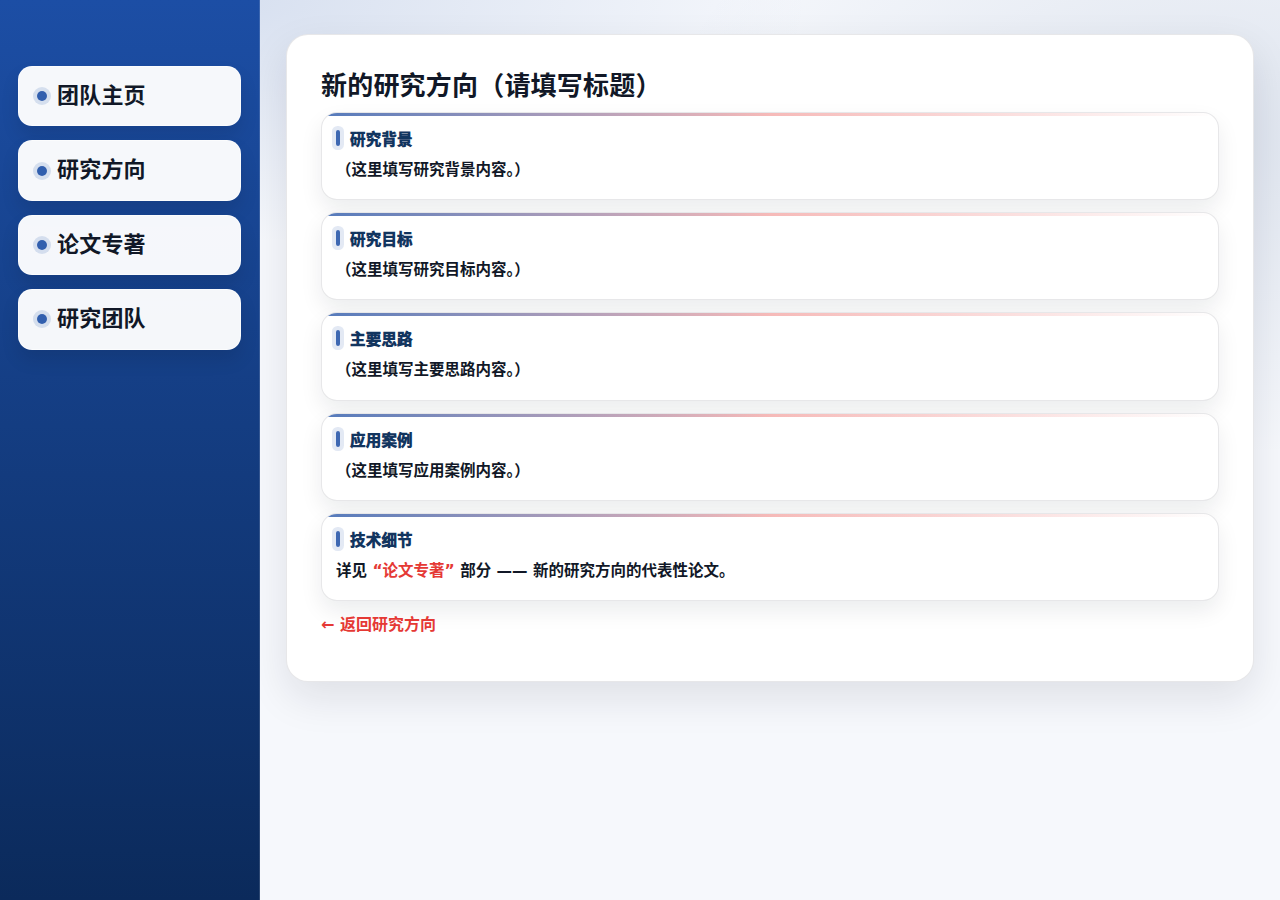
<file: research-6.html>
<!doctype html>
<html lang="zh-CN">
<head>
  <meta charset="utf-8" />
  <meta name="viewport" content="width=device-width,initial-scale=1" />
  <title>研究方向 | 新的研究方向</title>
  <link rel="stylesheet" href="assets/style.css" />

  <!-- ✅ 本页小补丁：只控制图片大小&图题居中，不改全局CSS -->
  <style>
    .md-figure{
      max-width: 560px;   /* 想更小就改 520 / 480 */
      width: 100%;
      height: auto;
      display: block;
      margin: 0 auto;
      border-radius: 12px;
      border: 1px solid rgba(17,24,39,.10);
      background:#fff;
    }
    .figcap{
      text-align:center;
      font-weight:800;
      font-size:13.5px;
      margin:8px 0 0;
      color: rgba(17,24,39,.85);
      line-height:1.6;
    }
  </style>
</head>

<body>
  <div class="shell">
    <aside class="sidebar">
      <nav class="nav" aria-label="Site Navigation">
        <a href="index.html"><span class="pill"></span>团队主页</a>
        <a href="research.html"><span class="pill"></span>研究方向</a>
        <a href="papers.html"><span class="pill"></span>论文专著</a>
        <a href="team.html"><span class="pill"></span>研究团队</a>
      </nav>
    </aside>

    <main class="main">
      <div class="container">
        <section class="card">

          <h1 class="detail-title" id="pageTitle">新的研究方向</h1>

          <div class="detail-stack" id="stackRoot"></div>

          <p class="backline"><a class="hot" href="research.html">← 返回研究方向</a></p>

          <div class="stack-item" id="fallbackBox" style="display:none; margin-top:14px;">
            <div class="stack-h">提示</div>
            <p class="stack-p" style="margin:0;">
              未能读取 <b>content/research-4.md</b>，请检查文件是否存在以及路径是否正确。
            </p>
          </div>

        </section>
      </div>
    </main>
  </div>

  <script>
    // ===== nav 高亮 =====
    const path = location.pathname.split('/').pop() || 'index.html';
    document.querySelectorAll('.nav a').forEach(a=>{
      if(a.getAttribute('href')===path) a.classList.add('active');
    });

    const mdUrl = 'content/research-6.md';

    function escHtml(s){
      return (s || '').replace(/[&<>"']/g, m => ({
        '&':'&amp;','<':'&lt;','>':'&gt;','"':'&quot;',"'":'&#39;'
      }[m]));
    }

    // 解析规则：
    // # 标题
    // ## 段落标题
    // 视频：assets/xxx.mp4
    // 图片：assets/xxx.png
    // 图题：xxxxxx（配合视频/图片）
    // 论文专著：XXX方向的代表性论文。
   
  function parseMd(md){
    const lines = md.replace(/\r\n/g, '\n').split('\n');

    let title = '新的研究方向';
    let titleSet = false;

    const sections = []; // {h, pLines:[], videoSrc:'', imgSrc:'', caption:''}
    let paperTail = '';
    let cur = null;

    function pushCur(){
      if(!cur) return;
      cur.p = cur.pLines.join('\n').trim();
      delete cur.pLines;
      sections.push(cur);
      cur = null;
    }

    for(const rawLine of lines){
      const t = rawLine.trim();
      if(!t) continue;

      // ✅ 这些行作为“注释/分隔线”，不进入网页正文
      if(
        t.startsWith('//') ||                 // 老师注释
        t.startsWith('===') || t.startsWith('---') || t.startsWith('***') ||
        t.startsWith('【') || t.startsWith('（注意') ||
        t.startsWith('(') && t.includes('注意')    // 容错
      ){
        continue;
      }

      // ✅ 只认第一个 "# " 为页面标题（后面的 # 不再抢标题）
      if(t.startsWith('# ')){
        if(!titleSet){
          title = t.slice(2).trim() || title;
          titleSet = true;
        }else{
          // 后续的 "# xxx" 当成普通文本，不当标题
          if(!cur){
            cur = { h: '说明', pLines: [], videoSrc:'', imgSrc:'', caption:'' };
          }
          cur.pLines.push(rawLine.replace(/^#\s*/,''));
        }
        continue;
      }

      if(t.startsWith('## ')){
        pushCur();
        cur = { h: t.slice(3).trim(), pLines: [], videoSrc:'', imgSrc:'', caption:'' };
        continue;
      }

      if(t.startsWith('视频：')){
        const src = t.replace(/^视频：/,'').trim();
        if(cur) cur.videoSrc = src;
        continue;
      }

      if(t.startsWith('图片：')){
        const src = t.replace(/^图片：/,'').trim();
        if(cur) cur.imgSrc = src;
        continue;
      }

      if(t.startsWith('图题：')){
        const cap = t.replace(/^图题：/,'').trim();
        if(cur) cur.caption = cap;
        continue;
      }

      if(t.startsWith('论文专著：')){
        paperTail = t.replace(/^论文专著：/,'').trim();
        continue;
      }

      if(!cur){
        cur = { h:'说明', pLines:[], videoSrc:'', imgSrc:'', caption:'' };
      }
      cur.pLines.push(rawLine);
    }

    pushCur();
    return { title, sections, paperTail };
  }
    function buildSectionHTML(sec){
      const h = escHtml(sec.h || '');
      const p = escHtml(sec.p || '').replace(/\n/g, '<br>');

       // ✅ 同一个框里：优先视频，其次图片
      let mediaHtml = '';
      if(sec.videoSrc){
        // ✅ 视频：不显示图题，尽量占满框（和你图二一样）
        mediaHtml = `
          <div class="video-wrap video-small" style="margin-top:12px;">
            <video controls preload="metadata" style="width:90%; display:block; margin:0 auto;">
              <source src="${escHtml(sec.videoSrc)}" type="video/mp4">
            </video>
          </div>
        `;
      }else if(sec.imgSrc){
        // ✅ 图片：显示图题（居中）
        mediaHtml = `
          <div style="margin-top:12px;">
            <img class="md-figure" src="${escHtml(sec.imgSrc)}" alt="${escHtml(sec.caption || '')}">
            ${sec.caption ? `<p class="figcap">${escHtml(sec.caption)}</p>` : ``}
          </div>
        `;
      }

      return `
        <div class="stack-item">
          <div class="stack-h">${h}</div>
          <p class="stack-p">${p}</p>
          ${mediaHtml}
        </div>
      `;
    }

    // ✅ “技术细节 + 详见论文专著——xxx” 保持一个框里
    function techBlockHTML(paperTail){
      const tail = paperTail ? escHtml(paperTail) : '本研究方向的代表性论文。';
      return `
        <div class="stack-item">
          <div class="stack-h">技术细节</div>
          <p class="stack-p">
            详见 <a class="hot" href="papers.html">“论文专著”</a> 部分 —— ${tail}
          </p>
        </div>
      `;
    }

    function render(data){
      document.getElementById('pageTitle').textContent = data.title || '新的研究方向';
      document.title = '研究方向 | ' + (data.title || '新的研究方向');

      const root = document.getElementById('stackRoot');
      root.innerHTML = '';

      if(!data.sections || data.sections.length === 0){
        document.getElementById('fallbackBox').style.display = '';
        return;
      }

      data.sections.forEach(sec=>{
        root.insertAdjacentHTML('beforeend', buildSectionHTML(sec));
      });

      root.insertAdjacentHTML('beforeend', techBlockHTML(data.paperTail));
    }

    fetch(mdUrl, { cache: 'no-store' })
      .then(r => { if(!r.ok) throw new Error('HTTP ' + r.status); return r.text(); })
      .then(md => render(parseMd(md)))
      .catch(err => {
        console.error(err);
        document.getElementById('fallbackBox').style.display = '';
      });
  </script>
</body>
</html>
</file>
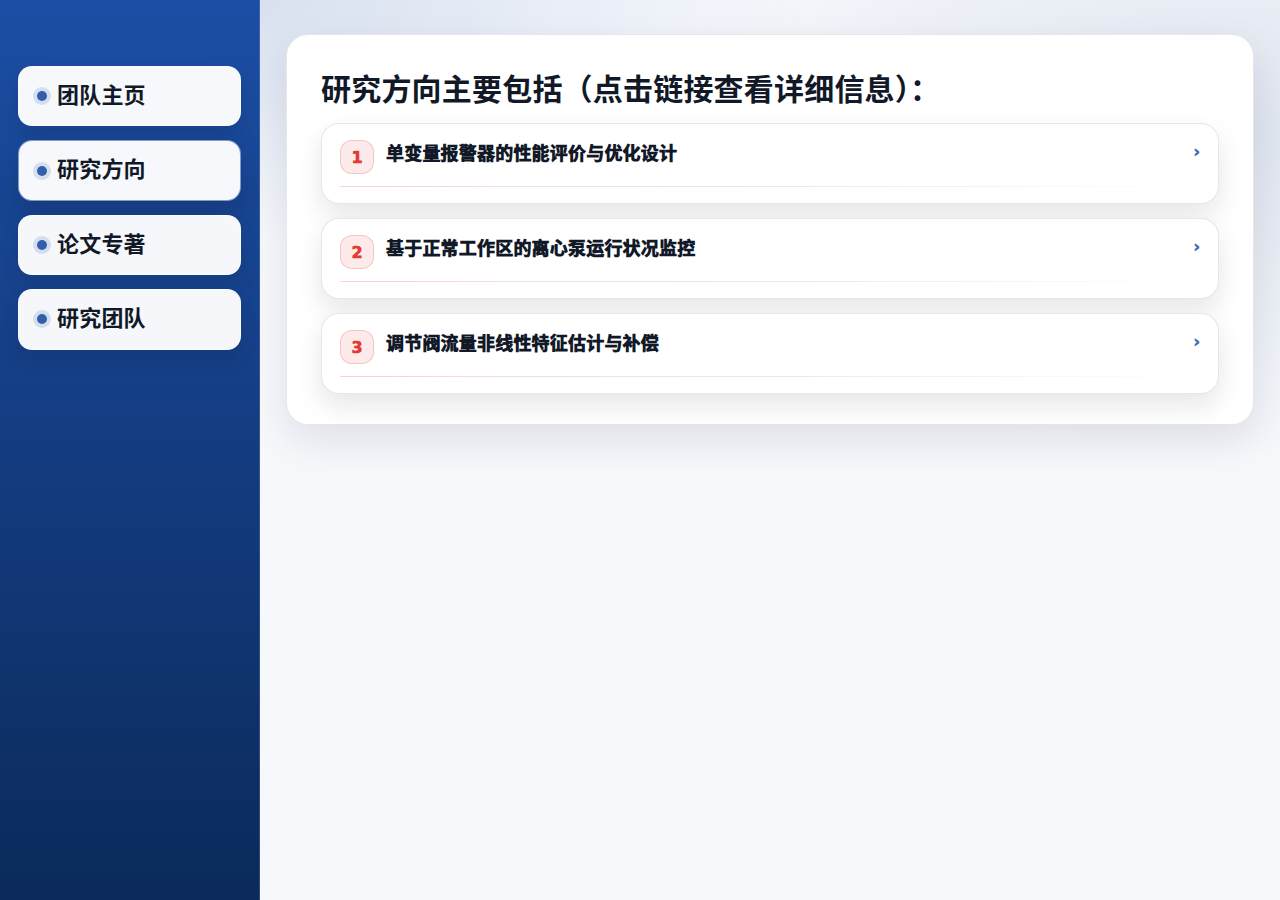
<file: research.html>
<!doctype html>
<html lang="zh-CN">
<head>
  <meta charset="utf-8" />
  <meta name="viewport" content="width=device-width,initial-scale=1" />
  <title>研究团队 | 研究方向</title>
  <link rel="stylesheet" href="assets/style.css" />
</head>

<body>
  <div class="shell">
    <aside class="sidebar">
      <nav class="nav" aria-label="Site Navigation">
        <a href="index.html"><span class="pill"></span>团队主页</a>
        <a href="research.html"><span class="pill"></span>研究方向</a>
        <a href="papers.html"><span class="pill"></span>论文专著</a>
        <a href="team.html"><span class="pill"></span>研究团队</a>
      </nav>
    </aside>

    <main class="main">
      <div class="container">
        <section class="card">
          <div class="research-head">
            <!-- ✅ 保持你原来的标题写法/类名 -->
            <h1 class="page-title" style="margin:0;">研究方向主要包括（点击链接查看详细信息）：</h1>
          </div>

          <!-- ✅ 保持你原来的 research-grid 容器 -->
          <div class="research-grid" id="researchGrid"></div>

          <!-- 读取失败兜底（不影响原风格） -->
          <div class="stack-item" id="fallbackBox" style="display:none; margin-top:14px;">
            <div class="stack-h">提示</div>
            <p class="stack-p" style="margin:0;">
              未能读取 <b>content/research.md</b>，请检查文件是否存在以及路径是否正确。
            </p>
          </div>
        </section>
      </div>
    </main>
  </div>

  <script>
    // ===== 左侧导航高亮（保留你原来的逻辑）=====
    const path = location.pathname.split('/').pop() || 'index.html';
    document.querySelectorAll('.nav a').forEach(a=>{
      if(a.getAttribute('href')===path) a.classList.add('active');
    });

    // ===== 从 Markdown 读取研究方向列表并生成“你原来同款卡片”=====
    const mdUrl = 'content/research.md';

    function escHtml(s){
      return (s || '').replace(/[&<>"']/g, m => ({'&':'&amp;','<':'&lt;','>':'&gt;','"':'&quot;',"'":'&#39;'}[m]));
    }

    function parseItems(md){
      const lines = md.replace(/\r\n/g, '\n').split('\n');
      const items = [];

      // 支持格式：
      // 1. 标题 | research-1.html
      // 1. 标题 | research-1.html | 可选说明
      const re = /^\s*(\d+)\.\s*(.+?)\s*$/;

      for(const line0 of lines){
        const line = line0.trim();
        if(!line) continue;
        if(line.startsWith('#')) continue;   // 允许 md 里写标题，但这里不使用
        if(line.startsWith('##')) continue;

        const m = line.match(re);
        if(!m) continue;

        const no = m[1];
        const rest = m[2];
        const parts = rest.split('|').map(s=>s.trim()).filter(Boolean);

        const title = parts[0] || '';
        const href  = parts[1] || '';
        // desc 不渲染（保持你原来卡片只有标题）
        items.push({ no, title, href });
      }
      return items;
    }

    function render(items){
      const grid = document.getElementById('researchGrid');
      grid.innerHTML = '';

      if(!items.length){
        document.getElementById('fallbackBox').style.display = '';
        return;
      }

      // ✅ 完全按你原来的 DOM 结构输出，样式100%沿用 style.css
      items.forEach(it=>{
        const a = document.createElement('a');
        a.className = 'research-card';
        a.href = it.href || 'javascript:void(0)';

        a.innerHTML = `
          <div class="top">
            <div class="no">${escHtml(it.no)}</div>
            <div>
              <div class="title">${escHtml(it.title)}</div>
            </div>
            <div class="arrow">›</div>
          </div>
          <div class="line"></div>
        `;
        grid.appendChild(a);
      });
    }

    fetch(mdUrl, { cache:'no-store' })
      .then(r => { if(!r.ok) throw new Error('HTTP ' + r.status); return r.text(); })
      .then(md => render(parseItems(md)))
      .catch(err => {
        console.error(err);
        document.getElementById('fallbackBox').style.display = '';
      });
  </script>
</body>
</html>
</file>
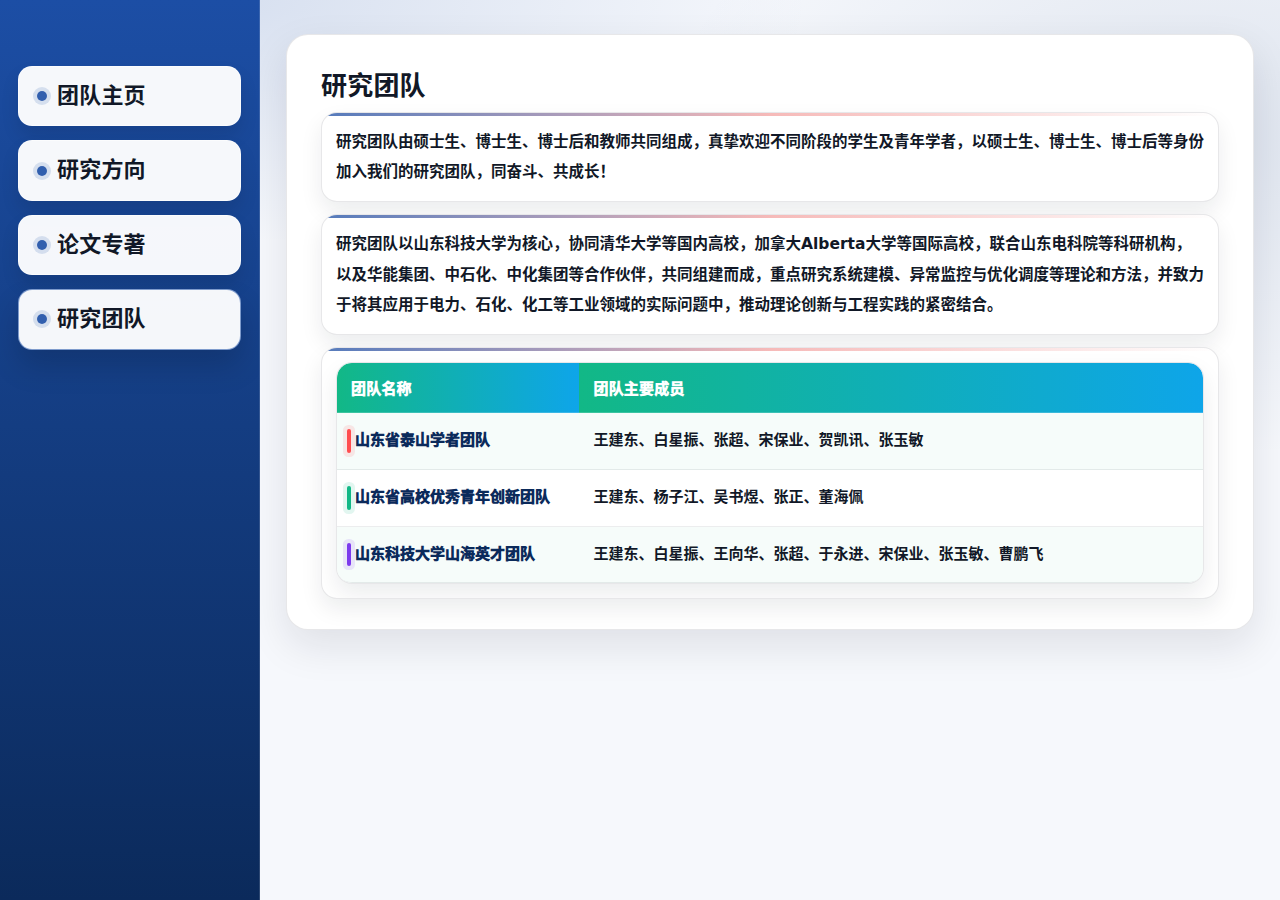
<file: team.html>
<!doctype html>
<html lang="zh-CN">
<head>
  <meta charset="utf-8" />
  <meta name="viewport" content="width=device-width,initial-scale=1" />
  <title>研究团队</title>
  <link rel="stylesheet" href="assets/style.css" />
</head>

<body>
  <div class="shell">
    <!-- ===== Sidebar ===== -->
    <aside class="sidebar">
      <nav class="nav" aria-label="Site Navigation">
        <a href="index.html"><span class="pill"></span>团队主页</a>
        <a href="research.html"><span class="pill"></span>研究方向</a>
        <a href="papers.html"><span class="pill"></span>论文专著</a>
        <a href="team.html"><span class="pill"></span>研究团队</a>
      </nav>
    </aside>

    <!-- ===== Main ===== -->
    <main class="main">
      <div class="container">
        <section class="card">

          <h1 class="detail-title" id="pageTitle">研究团队</h1>

          <!-- ✅ 内容由 content/team.md 自动渲染到这里 -->
          <div class="detail-stack" id="stackRoot"></div>

          <!-- ✅ 读取失败提示（不会空白） -->
          <div class="stack-item" id="fallbackBox" style="display:none; margin-top:14px;">
            <div class="stack-h">提示</div>
            <p class="stack-p" style="margin:0;">
              未能读取 <b>content/team.md</b>，请检查文件是否存在、路径是否正确（注意大小写）。
            </p>
          </div>

        </section>
      </div>
    </main>
  </div>

  <script>
    // ===== nav 高亮 =====
    const path = location.pathname.split('/').pop() || 'index.html';
    document.querySelectorAll('.nav a').forEach(a=>{
      if(a.getAttribute('href')===path) a.classList.add('active');
    });

    const mdUrl = 'content/team.md';

    function esc(s){
      return (s||'').replace(/[&<>"']/g,m=>({
        '&':'&amp;','<':'&lt;','>':'&gt;','"':'&quot;',"'":'&#39;'
      }[m]));
    }

    // 解析规则：
    // # 标题
    // 普通段落（两段介绍）
    // ## 团队列表
    // 每行：团队名称 | 成员1、成员2……
    // 以 // 开头的行全部忽略（老师注释不会显示在网页）
    function parseMd(md){
      const lines = md.replace(/\r/g,'').split('\n');

      let title = '研究团队';
      const paragraphs = [];
      const rows = [];
      let mode = 'text';

      for(const raw of lines){
        const t = raw.trim();
        if(!t) continue;

        if(t.startsWith('//')) continue; // 注释不渲染

        if(t.startsWith('# ')){
          title = t.slice(2).trim() || title;
          continue;
        }

        if(t.startsWith('## ')){
          mode = 'table';
          continue;
        }

        if(mode === 'text'){
          // 过滤分隔线
          if(t.startsWith('---') || t.startsWith('***') || t.startsWith('===')) continue;
          paragraphs.push(raw.trim());
        }else{
          if(t.includes('|')){
            const parts = t.split('|');
            rows.push({
              name: (parts[0]||'').trim(),
              members: (parts[1]||'').trim()
            });
          }
        }
      }

      return { title, paragraphs, rows };
    }

    function render(data){
      document.getElementById('pageTitle').textContent = data.title || '研究团队';
      document.title = data.title || '研究团队';

      const root = document.getElementById('stackRoot');
      root.innerHTML = '';

      // 段落
      (data.paragraphs || []).forEach(p=>{
        root.insertAdjacentHTML('beforeend', `
          <div class="stack-item">
            <p class="stack-p">${esc(p)}</p>
          </div>
        `);
      });

      // 表格
      if(data.rows && data.rows.length){
        let html = `
          <div class="stack-item">
            <div class="team-table-wrap" role="region" aria-label="研究团队列表">
              <table class="team-table">
                <thead>
                  <tr>
                    <th>团队名称</th>
                    <th>团队主要成员</th>
                  </tr>
                </thead>
                <tbody>
        `;

        data.rows.forEach(r=>{
          html += `
            <tr>
              <td>${esc(r.name)}</td>
              <td>${esc(r.members)}</td>
            </tr>
          `;
        });

        html += `
                </tbody>
              </table>
            </div>
          </div>
        `;
        root.insertAdjacentHTML('beforeend', html);
      }

      // 兜底：没有任何内容也不空白
      if((!data.paragraphs || !data.paragraphs.length) && (!data.rows || !data.rows.length)){
        document.getElementById('fallbackBox').style.display = '';
      }
    }

    fetch(mdUrl, { cache:'no-store' })
      .then(r => { if(!r.ok) throw new Error('HTTP ' + r.status); return r.text(); })
      .then(md => render(parseMd(md)))
      .catch(err => {
        console.error(err);
        document.getElementById('fallbackBox').style.display = '';
      });
  </script>

  <!-- 本页小补丁：只美化“表格”，不动全局 CSS -->
  <style>
    .team-table-wrap{
      border-radius:16px;
      overflow:hidden;
      border:1px solid rgba(17,24,39,.10);
      background: #fff;
      box-shadow: 0 10px 22px rgba(16,24,40,.08);
    }
    .team-table{
      width:100%;
      border-collapse:separate;
      border-spacing:0;
      background:#fff;
      font-size:15px;
    }
    .team-table thead th{
      padding:14px 14px;
      text-align:left;
      color:#fff;
      font-weight:1000;
      letter-spacing:.2px;
      background: linear-gradient(90deg, #12b886, #0ea5e9);
      border-bottom:1px solid rgba(255,255,255,.18);
    }
    .team-table tbody td{
      padding:14px 14px;
      color:#111827;
      font-weight:650;
      line-height:1.85;
      border-bottom:1px solid rgba(17,24,39,.08);
      vertical-align:top;
      background:#fff;
    }
    .team-table tbody td:first-child{
      width:28%;
      font-weight:1000;
      color:#0b2a5b;
      position:relative;
      padding-left:18px;
    }
    .team-table tbody td:first-child::before{
      content:"";
      position:absolute;
      left:10px;
      top:16px;
      bottom:16px;
      width:4px;
      border-radius:999px;
      background: #ff4d4f;
      box-shadow: 0 0 0 4px rgba(255,77,79,.12);
    }
    .team-table tbody tr:nth-child(1) td:first-child::before{
      background:#ff4d4f; box-shadow: 0 0 0 4px rgba(255,77,79,.12);
    }
    .team-table tbody tr:nth-child(2) td:first-child::before{
      background:#12b886; box-shadow: 0 0 0 4px rgba(18,184,134,.12);
    }
    .team-table tbody tr:nth-child(3) td:first-child::before{
      background:#7c3aed; box-shadow: 0 0 0 4px rgba(124,58,237,.12);
    }
    .team-table tbody tr:nth-child(odd) td{
      background: rgba(18,184,134,.04);
    }
    .team-table tbody tr:hover td{
      background: rgba(14,165,233,.08);
    }
    .team-table thead th:first-child{ border-top-left-radius:14px; }
    .team-table thead th:last-child{ border-top-right-radius:14px; }
    .team-table tbody tr:last-child td:first-child{ border-bottom-left-radius:14px; }
    .team-table tbody tr:last-child td:last-child{ border-bottom-right-radius:14px; }

    @media (max-width: 900px){
      .team-table{ font-size:14px; }
      .team-table thead th,
      .team-table tbody td{ padding:12px 12px; }
      .team-table tbody td:first-child{ width:36%; padding-left:18px; }
    }
  </style>
</body>
</html>
</file>
<file: assets/style.css>
:root{
  --blue-900:#0b2a5b;
  --blue-800:#113a7a;
  --blue-700:#1c4ea5;

  --bg:#f6f8fc;
  --card:#ffffff;
  --text:#111827;
  --muted:#5b6474;
  --line:rgba(17, 24, 39, .10);

  --accent:#e53935;

  --shadow:0 16px 40px rgba(16, 24, 40, .10);
  --shadow2:0 10px 22px rgba(16, 24, 40, .10);
  --radius:16px;

  --sidebarW:260px;
  --maxW:1080px;

  --font: ui-sans-serif, system-ui, -apple-system, "Segoe UI", Roboto, "PingFang SC",
          "Hiragino Sans GB", "Microsoft YaHei", Arial, "Noto Sans CJK SC", sans-serif;
}

*{ box-sizing:border-box; }
html,body{ height:100%; }
body{
  margin:0;
  font-family:var(--font);
  color:var(--text);
  background:
    radial-gradient(1000px 420px at 18% 0%, rgba(28,78,165,.14), transparent 58%),
    radial-gradient(900px 520px at 95% 15%, rgba(17,58,122,.10), transparent 62%),
    var(--bg);
    background-attachment: fixed;
}

/* ====== Layout ====== */
.shell{ min-height:100vh; display:flex; }

/* 左侧栏：只保留导航按钮（不再放“研究团队/口号”等文案） */
.sidebar{
  width:var(--sidebarW);
  background: linear-gradient(180deg, var(--blue-700), var(--blue-900));
  padding:26px 18px;
  position:sticky;
  top:0;
  height:100vh;
  overflow:auto;
  border-right:1px solid rgba(255,255,255,.14);
}

/* 导航（白底黑字，符合你最初图片风格） */
.nav{
  display:flex;
  flex-direction:column;
  gap:14px;
  margin-top:40px; /* 顶部留白，像你图里那样 */
}

.nav a{
  display:flex;
  align-items:center;
  gap:10px;

  /* ✅ 让文字更大 */
  font-size:22px;     /* 想更大就改 19/20 */
  line-height:1.2;

  /* ✅ 配合字号稍微增大按钮高度，更协调 */
  padding:16px 18px;

  border-radius:14px;
  text-decoration:none;

  background: rgba(255,255,255,.96);
  color:#111827;
  border:1px solid rgba(255,255,255,.55);

  box-shadow: 0 10px 18px rgba(0,0,0,.10);
  transition: transform .15s ease, box-shadow .15s ease, border-color .15s ease;
  font-weight:800;
  letter-spacing:.2px;
}


.nav a:hover{
  transform: translateY(-1px);
  box-shadow: 0 14px 26px rgba(0,0,0,.14);
  border-color: rgba(255,255,255,.88);
}

.nav a.active{
  border-color: rgba(28,78,165,.55);
  box-shadow: 0 16px 30px rgba(0,0,0,.16);
}

.nav .pill{
  width:10px; height:10px;
  border-radius:999px;
  background: rgba(28,78,165,.90);
  box-shadow: 0 0 0 4px rgba(28,78,165,.15);
}

/* Main */
.main{ flex:1; padding:34px 26px; }
.container{ max-width:var(--maxW); margin:0 auto; }

/* 大卡片（承载整个主页） */
.card{
  background:var(--card);
  border:1px solid var(--line);
  border-radius:22px;
  box-shadow:var(--shadow);
  padding:30px 34px;
}

/* 标题更醒目 */
.page-title{
  margin:0 0 16px;
  font-size:30px;
  letter-spacing:.2px;
}

/* 信息框：让页面不空，同时显得精致 */
.grid{
  display:grid;
  grid-template-columns: 1fr;
  gap:16px;
  margin-top:12px;
}

.info-box{
  border-radius:16px;
  border:1px solid rgba(17, 24, 39, .10);
  background:
    linear-gradient(180deg, rgba(28,78,165,.06), rgba(11,42,91,.03));
  box-shadow: var(--shadow2);
  padding:18px 18px;
}

.info-box p{
  margin:0;
  color:var(--text);
  line-height:1.95;
  font-size:17px;      /* ✅ 字体更大 */
  font-weight:600;
}

.muted{
  color:var(--muted);
  font-weight:600;
}

a.hot{
  color:var(--accent);
  font-weight:900;
  text-decoration:none;
  position:relative;
}
a.hot::after{
  content:"";
  position:absolute;
  left:0; right:0; bottom:-2px;
  height:2px;
  background: rgba(229,57,53,.35);
  transform: scaleX(0);
  transform-origin:left;
  transition: transform .15s ease;
}
a.hot:hover::after{ transform:scaleX(1); }

/* 联系方式区 */
.section-title{
  margin:18px 0 10px;
  font-size:18px;
  letter-spacing:.2px;
}
.contact{
  border-radius:16px;
  background: #fff;
  border:1px solid rgba(17, 24, 39, .10);
  padding:16px 18px;
}
.contact div{
  line-height:1.85;
  color:var(--muted);
  font-weight:600;
}
.contact b{ color:var(--text); }

/* Footer（左栏底部小字） */
.footer{
  margin-top:26px;
  color:rgba(255,255,255,.65);
  font-size:12.5px;
}

/* 响应式 */
@media (max-width: 900px){
  .shell{ flex-direction:column; }
  .sidebar{
    width:100%;
    height:auto;
    position:relative;
    border-right:none;
    border-bottom:1px solid rgba(255,255,255,.14);
  }
  .nav{ flex-direction:row; flex-wrap:wrap; margin-top:14px; }
  .nav a{ flex:1 1 45%; justify-content:center; }
  .main{ padding:18px 14px; }
  .card{ padding:20px 18px; }
  .page-title{ font-size:24px; }
  .info-box p{ font-size:16px; }
}
/* ===================== Research Page (beautiful cards) ===================== */

/* 顶部标题旁边的小徽章 */
.research-head{
  display:flex;
  align-items:center;
  justify-content:space-between;
  gap:12px;
  margin-bottom:14px;
}
.badges{
  display:flex;
  gap:10px;
  flex-wrap:wrap;
}
.badge{
  display:inline-flex;
  align-items:center;
  gap:8px;
  padding:8px 12px;
  border-radius:999px;
  background: rgba(28,78,165,.08);
  border:1px solid rgba(28,78,165,.18);
  color:#12355f;
  font-weight:900;
  font-size:13px;
}

/* 研究方向列表：用卡片网格 */
.research-grid{
  margin-top:10px;
  display:grid;
  grid-template-columns: 1fr;
  gap:14px;
}

/* 每个方向：整块可点 */
a.research-card,
a.research-card:visited{
  display:block;
  text-decoration:none;
  border-radius:18px;
  background:#fff;
  border:1px solid rgba(17,24,39,.10);
  box-shadow: 0 12px 26px rgba(16,24,40,.10);
  padding:16px 18px;
  transition: transform .14s ease, box-shadow .14s ease, border-color .14s ease;
}

/* hover 精致一点 */
a.research-card:hover{
  transform: translateY(-1px);
  box-shadow: 0 16px 34px rgba(16,24,40,.14);
  border-color: rgba(28,78,165,.30);
}

/* 卡片顶部：红色编号+标题（强制红色，不会被覆盖） */
.research-card .top{
  display:flex;
  align-items:flex-start;
  gap:12px;
}
.research-card .no{
  flex:0 0 auto;
  width:34px; height:34px;
  border-radius:12px;
  display:flex;
  align-items:center;
  justify-content:center;
  font-weight:1000;
  background: rgba(229,57,53,.10);
  border:1px solid rgba(229,57,53,.22);
  color:#e53935; /* 红 */
}

/* 这里重点：标题文字红色 + visited 也红色（强制覆盖） */
.research-card .title,
.research-card:visited .title{
  color:#111827 !important;  /* ✅ 黑色标题 */
  font-weight:1000;
  font-size:18px;
  line-height:1.55;
  letter-spacing:.2px;
}


/* 小说明 */
.research-card .desc{
  margin:8px 0 0;
  color: rgba(75,85,99,.95);
  font-size:14.5px;
  line-height:1.8;
  font-weight:650;
}

/* 右侧小箭头点缀 */
.research-card .arrow{
  margin-left:auto;
  color: rgba(28,78,165,.85);
  font-weight:1000;
  transform: translateY(2px);
}

/* 分隔线点缀（在 card 内） */
.research-card .line{
  margin-top:12px;
  height:1px;
  background: linear-gradient(90deg, rgba(229,57,53,.22), rgba(28,78,165,.12), transparent);
}
/* ===================== Research Detail Page (section cards) ===================== */
.detail-wrap{
  display:flex;
  flex-direction:column;
  gap:16px;
}

.detail-title{
  margin:0 0 6px;
  font-size:26px;
  letter-spacing:.2px;
}

.detail-subline{
  margin:0 0 10px;
  color: rgba(75,85,99,.95);
  font-weight:650;
  line-height:1.8;
}

/* 四块内容卡片 */
.detail-grid{
  display:grid;
  grid-template-columns: 1fr;
  gap:14px;
}

.section-card{
  border-radius:18px;
  background:#fff;
  border:1px solid rgba(17,24,39,.10);
  box-shadow: 0 12px 26px rgba(16,24,40,.10);
  padding:16px 18px;
  position:relative;
  overflow:hidden;
}

.section-card::before{
  content:"";
  position:absolute;
  left:0; top:0; right:0;
  height:3px;
  background: linear-gradient(90deg, rgba(28,78,165,.70), rgba(229,57,53,.45), transparent);
}

.section-head{
  display:flex;
  align-items:center;
  gap:10px;
  margin-bottom:8px;
}

.section-badge{
  width:34px; height:34px;
  border-radius:12px;
  display:flex;
  align-items:center;
  justify-content:center;
  font-weight:1000;
  background: rgba(28,78,165,.10);
  border:1px solid rgba(28,78,165,.22);
  color:#12355f;
}

.section-card h2{
  margin:0;
  font-size:16.5px;
  letter-spacing:.2px;
}

.section-card p{
  margin:8px 0 0;
  color: rgba(55,65,81,.95);
  line-height:1.95;
  font-size:15.5px;
  font-weight:650;
}

/* 媒体区 */
.media-card{
  border-radius:18px;
  background:#fff;
  border:1px solid rgba(17,24,39,.10);
  box-shadow: 0 12px 26px rgba(16,24,40,.10);
  padding:14px 14px 16px;
}

.media-head{
  display:flex;
  align-items:center;
  justify-content:space-between;
  gap:10px;
  margin:0 0 10px;
}

.media-head h3{
  margin:0;
  font-size:16px;
  letter-spacing:.2px;
}

.media-note{
  color: rgba(75,85,99,.90);
  font-size:13px;
  font-weight:650;
}

.figure{
  margin:0;
  border-radius:16px;
  overflow:hidden;
  border:1px solid rgba(17,24,39,.10);
  background: linear-gradient(180deg, rgba(28,78,165,.04), rgba(11,42,91,.02));
}

.figure img{
  width:100%;
  display:block;
}

.figure figcaption{
  padding:10px 12px;
  color: rgba(75,85,99,.95);
  font-size:13.5px;
  line-height:1.7;
  font-weight:650;
}

/* 返回链接更好看 */
.backline{
  margin-top:10px;
  font-weight:800;
}

/* 详情页在大屏下更“像PPT版式”：内容卡片更集中 */
@media (min-width: 1100px){
  .detail-grid{
    grid-template-columns: 1fr 1fr;
  }
  .section-card p{ font-size:15px; }
}
/* ===== Research-Detail vertical layout ===== */
.detail-stack{
  margin-top:10px;
  display:flex;
  flex-direction:column;
  gap:10px;
}

.stack-item{
  padding:10px 0;
  border-bottom:1px dashed rgba(17,24,39,.12);
}

.stack-h{
  font-weight:1000;
  color:#111827;
  letter-spacing:.2px;
}

.stack-p{
  margin-top:6px;
  color: rgba(55,65,81,.95);
  line-height:1.95;
  font-size:15.5px;
  font-weight:650;
}

.figure-wrap{
  margin-top:16px;
  display:flex;
  justify-content:center;
}

.figure-img{
  width:min(520px, 78%);
  border-radius:14px;
  border:1px solid rgba(17,24,39,.10);
  box-shadow: 0 12px 26px rgba(16,24,40,.10);
  background:#fff;
}

.detail-foot{
  margin-top:14px;
  padding:12px 14px;
  border-radius:14px;
  background: linear-gradient(180deg, rgba(28,78,165,.06), rgba(11,42,91,.03));
  border:1px solid rgba(17,24,39,.10);
  color: rgba(55,65,81,.95);
  font-weight:650;
  line-height:1.9;
}
/* ===== Research-1: prettier vertical detail ===== */
.detail-title{
  margin:0 0 10px;
  font-size:26px;
  letter-spacing:.2px;
  color:#111827;
}

.detail-stack{
  margin-top:8px;
  display:flex;
  flex-direction:column;
  gap:12px;
}

/* 每一段做成轻卡片，更精致 */
.stack-item{
  padding:14px 14px;
  border-radius:16px;
  background:#fff;
  border:1px solid rgba(17,24,39,.10);
  box-shadow: 0 10px 22px rgba(16,24,40,.08);
  position:relative;
  overflow:hidden;
}

/* 顶部渐变细线点缀 */
.stack-item::before{
  content:"";
  position:absolute;
  left:0; top:0; right:0;
  height:3px;
  background: linear-gradient(90deg, rgba(28,78,165,.75), rgba(229,57,53,.35), transparent);
}

/* 子标题：深蓝 + 左侧竖线，更突出 */
.stack-h{
  display:inline-flex;
  align-items:center;
  gap:10px;
  font-weight:1000;
  letter-spacing:.2px;
  color:#12355f; /* ✅ 子标题颜色（深蓝） */
  font-size:15.5px;
  margin-bottom:6px;
}

.stack-h::before{
  content:"";
  width:4px;
  height:16px;
  border-radius:999px;
  background: rgba(28,78,165,.85);
  box-shadow: 0 0 0 4px rgba(28,78,165,.12);
}

/* 正文：全黑（你要求的） */
.stack-p{
  margin:0;
  color:#111827;       /* ✅ 全黑 */
  line-height:1.95;
  font-size:15.5px;
  font-weight:650;
}

/* 视频区 */
.media-block{
  margin-top:14px;
  padding:14px;
  border-radius:18px;
  background:#fff;
  border:1px solid rgba(17,24,39,.10);
  box-shadow: 0 12px 26px rgba(16,24,40,.10);
}

.media-head{
  display:flex;
  align-items:center;
  justify-content:space-between;
  gap:10px;
  margin-bottom:10px;
}

.media-head h3{
  margin:0;
  font-size:16px;
  color:#111827;
  letter-spacing:.2px;
}

.media-note{
  color: rgba(75,85,99,.90);
  font-size:13px;
  font-weight:650;
}

.video-wrap{
  border-radius:16px;
  overflow:hidden;
  border:1px solid rgba(17,24,39,.10);
  background: linear-gradient(180deg, rgba(28,78,165,.04), rgba(11,42,91,.02));
}

.video-wrap video{
  width:100%;
  height:auto;
  display:block;
}

/* 底部技术细节提示 */
.detail-foot{
  margin-top:14px;
  padding:12px 14px;
  border-radius:14px;
  background: linear-gradient(180deg, rgba(28,78,165,.06), rgba(11,42,91,.03));
  border:1px solid rgba(17,24,39,.10);
  color:#111827;  /* ✅ 这里也黑，阅读更利落 */
  font-weight:650;
  line-height:1.9;
}

.backline{
  margin-top:10px;
  font-weight:900;
}
/* 视频显示尺寸控制（推荐） */
.video-small{
  max-width: 640px;      /* 👈 控制视频最大宽度，常用 480 / 640 / 720 */
  margin: 0 auto;        /* 居中 */
}

.video-small video{
  width: 100%;
  height: auto;
}
/* ===== research-3: two images + captions aligned ===== */
.fig-grid{
  display:grid;
  grid-template-columns: 1fr 1fr;
  gap:14px;
  align-items: stretch;
}

.fig{
  border-radius:16px;
  overflow:hidden;
  border:1px solid rgba(17,24,39,.10);
  background:#fff;
  box-shadow: 0 10px 22px rgba(16,24,40,.08);
}

.fig img{
  width:100%;
  height: 320px;      /* 两张图统一高度 => 看起来一样大 */
  object-fit: contain; /* ✅ 不裁图，保持完整（可能留白，但更学术） */
  background:#fff;
  display:block;
}

/* ✅ 图题：一行两列，与图片严格对齐 */
.cap-row{
  display:grid;
  grid-template-columns: 1fr 1fr;
  gap:14px;
  margin-top:10px;
}

.cap{
  font-size:13.5px;
  font-weight:900;
  color:#111827;
  line-height:1.6;
  text-align:left;
  white-space: nowrap;
  overflow: hidden;
  text-overflow: ellipsis;
}

/* 手机端变上下排列 */
@media (max-width: 900px){
  .fig-grid{ grid-template-columns: 1fr; }
  .cap-row{ grid-template-columns: 1fr; }
  .fig img{ height:auto; }
  .cap{ white-space: normal; }
}
/* ===== 更统一、更高级：单主色系（深蓝） ===== */

/* ResearchGate 链接保持黑色 */
.papers-plain a.rg{ color:#111827 !important; }

/* 小框整体更“高级”：更轻的阴影、更干净的线条 */
.pbox{
  border:1px solid rgba(17,24,39,.09) !important;
  box-shadow: 0 10px 22px rgba(16,24,40,.08) !important;
}

/* 顶部细线：统一蓝色系，降低饱和度 */
.pbox::before{
  height:3px;
  background: linear-gradient(
    90deg,
    rgba(28,78,165,.55),
    rgba(28,78,165,.18),
    transparent
  ) !important;
}

/* 提示框：更淡的蓝灰渐变（更克制） */
.pbox-tip{
  background: linear-gradient(180deg, rgba(28,78,165,.045), rgba(11,42,91,.02)) !important;
}

/* 专著框：不再用橙金顶线（太跳），改为同色系但略深一点 */
.pbox-book::before{
  background: linear-gradient(
    90deg,
    rgba(28,78,165,.62),
    rgba(28,78,165,.20),
    transparent
  ) !important;
}
/* “代表性专著”标题：用更稳的深蓝 serif 点缀（高级但不花） */
.h-book{
  color:#0b2a5b !important;
  font-family: "Times New Roman", Georgia, var(--font) !important;
  font-weight:1000 !important;
}

/* 三个方向：顶线只做“同色深浅差”，而不是换绿/紫 */
.pbox-dir-1::before{
  background: linear-gradient(90deg, rgba(28,78,165,.60), rgba(28,78,165,.18), transparent) !important;
}
.pbox-dir-2::before{
  background: linear-gradient(90deg, rgba(28,78,165,.52), rgba(28,78,165,.16), transparent) !important;
}
.pbox-dir-3::before{
  background: linear-gradient(90deg, rgba(28,78,165,.44), rgba(28,78,165,.14), transparent) !important;
}

/* 方向标题：统一“深蓝”，只用细微层次区分（更高级） */
.h-dir{ 
  font-family: ui-sans-serif, var(--font) !important;
  letter-spacing:.2px !important;
  font-weight:1000 !important;
}
.h-dir-1{ color: rgba(11,42,91,.98) !important; }
.h-dir-2{ color: rgba(11,42,91,.92) !important; }
.h-dir-3{ color: rgba(11,42,91,.86) !important; }

/* 链接：依旧黑字，但 hover 统一深蓝 */
.papers-plain a.pdf{ color:#111827 !important; }
.papers-plain a.pdf:hover{ color:#0b2a5b !important; }
</file>
